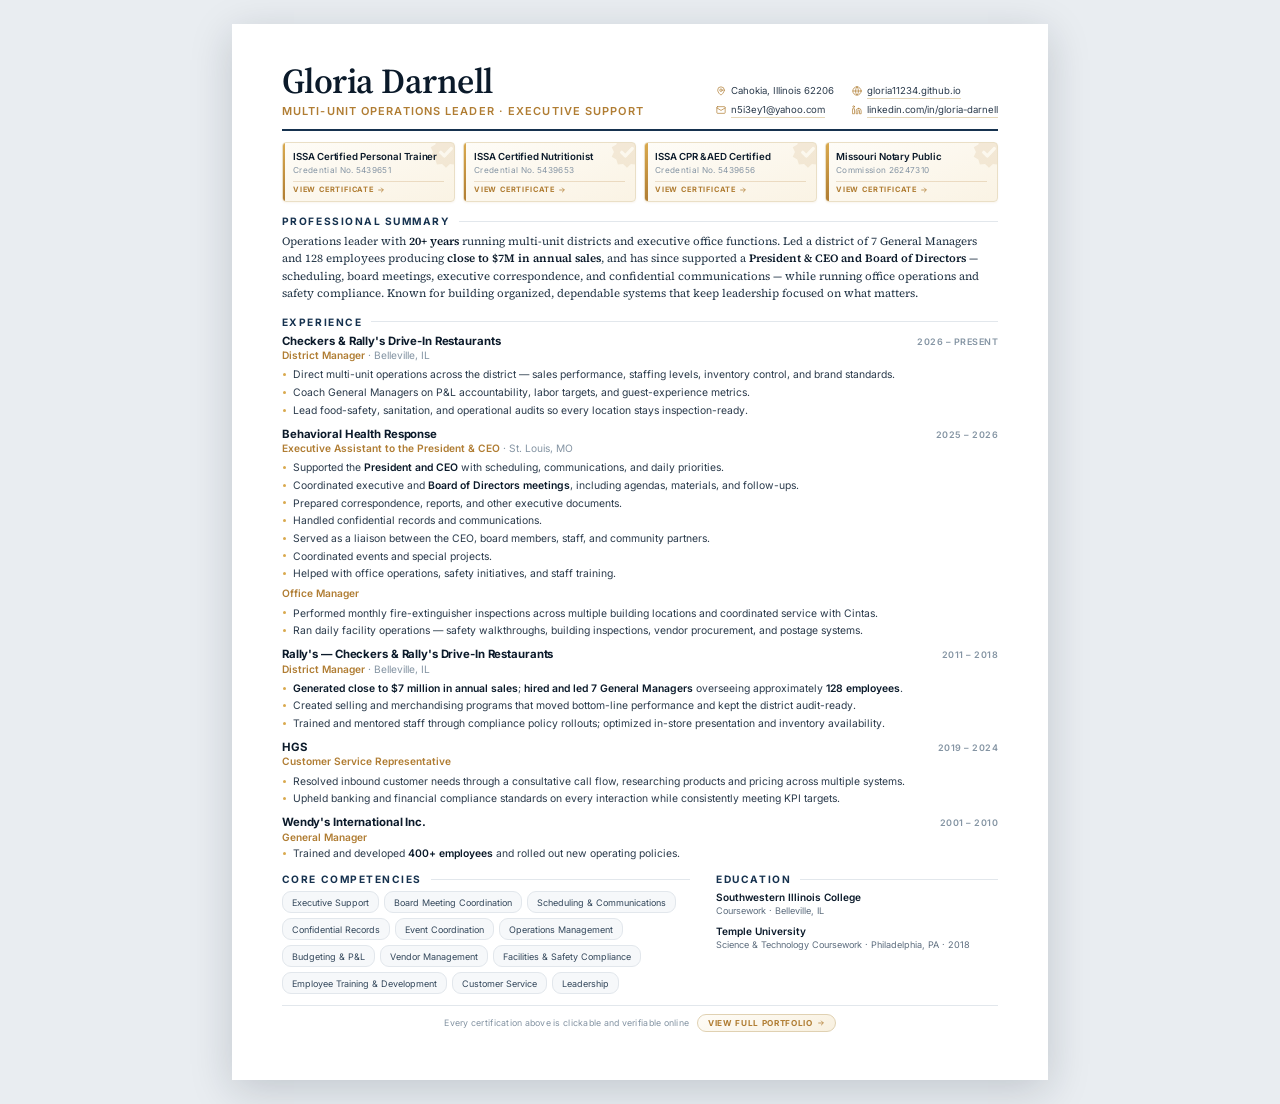
<file: resume.html>
<!doctype html>
<html lang="en">
<head>
<meta charset="utf-8">
<meta name="viewport" content="width=device-width, initial-scale=1">
<title>Gloria Darnell — Resume</title>
<meta name="description" content="Gloria Darnell — multi-unit operations leader and executive support professional. District Manager, Checkers &amp; Rally's.">
<link rel="preconnect" href="https://fonts.googleapis.com">
<link rel="preconnect" href="https://fonts.gstatic.com" crossorigin>
<link href="https://fonts.googleapis.com/css2?family=Inter:wght@400;500;600;700&family=Source+Serif+4:opsz,wght@8..60,400;8..60,600&display=swap" rel="stylesheet">
<link rel="stylesheet" href="assets/css/tokens.css">
<link rel="stylesheet" href="assets/css/resume.css">
</head>
<body>
<main class="sheet">

  <header class="r-head">
    <div>
      <h1 class="r-name">Gloria Darnell</h1>
      <p class="r-title">Multi-Unit Operations Leader &middot; Executive Support</p>
    </div>
    <div class="r-contact">
      <span class="row">
        <svg viewBox="0 0 24 24"><path d="M20 10c0 6-8 12-8 12S4 16 4 10a8 8 0 0 1 16 0Z"/><circle cx="12" cy="10" r="3"/></svg>
        <span>Cahokia, Illinois 62206</span>
      </span>
      <!--PHONE: the private build inserts the phone row here; the public copy never contains it-->
      <a class="row" href="mailto:n5i3ey1@yahoo.com">
        <svg viewBox="0 0 24 24"><rect x="2" y="4" width="20" height="16" rx="2"/><path d="m2 7 10 6 10-6"/></svg>
        <span>n5i3ey1@yahoo.com</span>
      </a>
      <a class="row" href="https://gloria11234.github.io/">
        <svg viewBox="0 0 24 24"><circle cx="12" cy="12" r="10"/><path d="M2 12h20M12 2a15.3 15.3 0 0 1 0 20 15.3 15.3 0 0 1 0-20Z"/></svg>
        <span>gloria11234.github.io</span>
      </a>
      <a class="row" href="https://www.linkedin.com/in/gloria-darnell-308390412/">
        <svg viewBox="0 0 24 24"><path d="M16 8a6 6 0 0 1 6 6v7h-4v-7a2 2 0 0 0-4 0v7h-4v-7a6 6 0 0 1 6-6Z"/><rect x="2" y="9" width="4" height="12"/><circle cx="4" cy="4" r="2"/></svg>
        <span>linkedin.com/in/gloria-darnell</span>
      </a>
    </div>
  </header>

  <!-- Each credential links straight to its verifiable certificate online -->
  <nav class="creds" aria-label="Verified certifications">
    <a class="cred" href="https://gloria11234.github.io/certificates/issa-certified-personal-trainer.html">
      <svg class="seal" viewBox="0 0 24 24" aria-hidden="true"><path fill="currentColor" d="M12 1.5 14.6 4l3.5-.4 1 3.4 3.1 1.8-1.5 3.2 1.5 3.2-3.1 1.8-1 3.4-3.5-.4L12 22.5 9.4 20l-3.5.4-1-3.4-3.1-1.8L3.3 12 1.8 8.8l3.1-1.8 1-3.4L9.4 4 12 1.5Z"/><path d="m8.5 12.2 2.4 2.4 4.6-4.9" stroke="#fff" stroke-width="2.2" fill="none" stroke-linecap="round" stroke-linejoin="round"/></svg>
      <b>ISSA Certified Personal Trainer</b>
      <span class="no">Credential No. 5439651</span>
      <span class="cta">View certificate <svg viewBox="0 0 24 24"><path d="M5 12h13M13 6l6 6-6 6"/></svg></span>
    </a>
    <a class="cred" href="https://gloria11234.github.io/certificates/issa-nutritionist.html">
      <svg class="seal" viewBox="0 0 24 24" aria-hidden="true"><path fill="currentColor" d="M12 1.5 14.6 4l3.5-.4 1 3.4 3.1 1.8-1.5 3.2 1.5 3.2-3.1 1.8-1 3.4-3.5-.4L12 22.5 9.4 20l-3.5.4-1-3.4-3.1-1.8L3.3 12 1.8 8.8l3.1-1.8 1-3.4L9.4 4 12 1.5Z"/><path d="m8.5 12.2 2.4 2.4 4.6-4.9" stroke="#fff" stroke-width="2.2" fill="none" stroke-linecap="round" stroke-linejoin="round"/></svg>
      <b>ISSA Certified Nutritionist</b>
      <span class="no">Credential No. 5439653</span>
      <span class="cta">View certificate <svg viewBox="0 0 24 24"><path d="M5 12h13M13 6l6 6-6 6"/></svg></span>
    </a>
    <a class="cred" href="https://gloria11234.github.io/certificates/issa-cpr-aed.html">
      <svg class="seal" viewBox="0 0 24 24" aria-hidden="true"><path fill="currentColor" d="M12 1.5 14.6 4l3.5-.4 1 3.4 3.1 1.8-1.5 3.2 1.5 3.2-3.1 1.8-1 3.4-3.5-.4L12 22.5 9.4 20l-3.5.4-1-3.4-3.1-1.8L3.3 12 1.8 8.8l3.1-1.8 1-3.4L9.4 4 12 1.5Z"/><path d="m8.5 12.2 2.4 2.4 4.6-4.9" stroke="#fff" stroke-width="2.2" fill="none" stroke-linecap="round" stroke-linejoin="round"/></svg>
      <b>ISSA CPR &amp; AED Certified</b>
      <span class="no">Credential No. 5439656</span>
      <span class="cta">View certificate <svg viewBox="0 0 24 24"><path d="M5 12h13M13 6l6 6-6 6"/></svg></span>
    </a>
    <a class="cred" href="https://gloria11234.github.io/certificates/missouri-notary-public.html">
      <svg class="seal" viewBox="0 0 24 24" aria-hidden="true"><path fill="currentColor" d="M12 1.5 14.6 4l3.5-.4 1 3.4 3.1 1.8-1.5 3.2 1.5 3.2-3.1 1.8-1 3.4-3.5-.4L12 22.5 9.4 20l-3.5.4-1-3.4-3.1-1.8L3.3 12 1.8 8.8l3.1-1.8 1-3.4L9.4 4 12 1.5Z"/><path d="m8.5 12.2 2.4 2.4 4.6-4.9" stroke="#fff" stroke-width="2.2" fill="none" stroke-linecap="round" stroke-linejoin="round"/></svg>
      <b>Missouri Notary Public</b>
      <span class="no">Commission 26247310</span>
      <span class="cta">View certificate <svg viewBox="0 0 24 24"><path d="M5 12h13M13 6l6 6-6 6"/></svg></span>
    </a>
  </nav>

  <section class="sec">
    <div class="sec-h"><h2>Professional Summary</h2></div>
    <p class="summary">
      Operations leader with <b>20+ years</b> running multi-unit districts and executive office functions. Led a district of
      7 General Managers and 128 employees producing <b>close to $7M in annual sales</b>, and has since supported a
      <b>President &amp; CEO and Board of Directors</b> &mdash; scheduling, board meetings, executive correspondence, and
      confidential communications &mdash; while running office operations and safety compliance. Known for building
      organized, dependable systems that keep leadership focused on what matters.
    </p>
  </section>

  <section class="sec">
    <div class="sec-h"><h2>Experience</h2></div>

    <article class="job">
      <div class="job-top">
        <h3 class="job-org">Checkers &amp; Rally's Drive-In Restaurants</h3>
        <span class="job-when">2026 &ndash; Present</span>
      </div>
      <p class="job-role">District Manager <span class="where">&middot; Belleville, IL</span></p>
      <ul>
        <li>Direct multi-unit operations across the district &mdash; sales performance, staffing levels, inventory control, and brand standards.</li>
        <li>Coach General Managers on P&amp;L accountability, labor targets, and guest-experience metrics.</li>
        <li>Lead food-safety, sanitation, and operational audits so every location stays inspection-ready.</li>
      </ul>
    </article>

    <article class="job">
      <div class="job-top">
        <h3 class="job-org">Behavioral Health Response</h3>
        <span class="job-when">2025 &ndash; 2026</span>
      </div>
      <p class="job-role">Executive Assistant to the President &amp; CEO <span class="where">&middot; St. Louis, MO</span></p>
      <ul>
        <li>Supported the <b>President and CEO</b> with scheduling, communications, and daily priorities.</li>
        <li>Coordinated executive and <b>Board of Directors meetings</b>, including agendas, materials, and follow-ups.</li>
        <li>Prepared correspondence, reports, and other executive documents.</li>
        <li>Handled confidential records and communications.</li>
        <li>Served as a liaison between the CEO, board members, staff, and community partners.</li>
        <li>Coordinated events and special projects.</li>
        <li>Helped with office operations, safety initiatives, and staff training.</li>
      </ul>
      <p class="job-role job-role--sub">Office Manager</p>
      <ul>
        <li>Performed monthly fire-extinguisher inspections across multiple building locations and coordinated service with Cintas.</li>
        <li>Ran daily facility operations &mdash; safety walkthroughs, building inspections, vendor procurement, and postage systems.</li>
      </ul>
    </article>

    <article class="job">
      <div class="job-top">
        <h3 class="job-org">Rally's &mdash; Checkers &amp; Rally's Drive-In Restaurants</h3>
        <span class="job-when">2011 &ndash; 2018</span>
      </div>
      <p class="job-role">District Manager <span class="where">&middot; Belleville, IL</span></p>
      <ul>
        <li><b>Generated close to $7 million in annual sales</b>; <b>hired and led 7 General Managers</b> overseeing approximately <b>128 employees</b>.</li>
        <li>Created selling and merchandising programs that moved bottom-line performance and kept the district audit-ready.</li>
        <li>Trained and mentored staff through compliance policy rollouts; optimized in-store presentation and inventory availability.</li>
      </ul>
    </article>

    <article class="job">
      <div class="job-top">
        <h3 class="job-org">HGS</h3>
        <span class="job-when">2019 &ndash; 2024</span>
      </div>
      <p class="job-role">Customer Service Representative</p>
      <ul>
        <li>Resolved inbound customer needs through a consultative call flow, researching products and pricing across multiple systems.</li>
        <li>Upheld banking and financial compliance standards on every interaction while consistently meeting KPI targets.</li>
      </ul>
    </article>

    <article class="job job--brief">
      <div class="job-top">
        <h3 class="job-org">Wendy's International Inc.</h3>
        <span class="job-when">2001 &ndash; 2010</span>
      </div>
      <p class="job-role">General Manager</p>
      <ul>
        <li>Trained and developed <b>400+ employees</b> and rolled out new operating policies.</li>
      </ul>
    </article>
  </section>

  <div class="band">
    <section>
      <div class="sec-h"><h2>Core Competencies</h2></div>
      <div class="skills">
        <span>Executive Support</span><span>Board Meeting Coordination</span><span>Scheduling &amp; Communications</span>
        <span>Confidential Records</span><span>Event Coordination</span><span>Operations Management</span>
        <span>Budgeting &amp; P&amp;L</span><span>Vendor Management</span><span>Facilities &amp; Safety Compliance</span>
        <span>Employee Training &amp; Development</span><span>Customer Service</span><span>Leadership</span>
      </div>
    </section>

    <section>
      <div class="sec-h"><h2>Education</h2></div>
      <div class="edu">
        <b>Southwestern Illinois College</b>
        <span>Coursework &middot; Belleville, IL</span>
      </div>
      <div class="edu">
        <b>Temple University</b>
        <span>Science &amp; Technology Coursework &middot; Philadelphia, PA &middot; 2018</span>
      </div>
    </section>
  </div>

  <p class="r-foot">
    <span>Every certification above is clickable and verifiable online</span>
    <a href="https://gloria11234.github.io/">
      View full portfolio
      <svg viewBox="0 0 24 24"><path d="M5 12h13M13 6l6 6-6 6"/></svg>
    </a>
  </p>

</main>
</body>
</html>
</file>
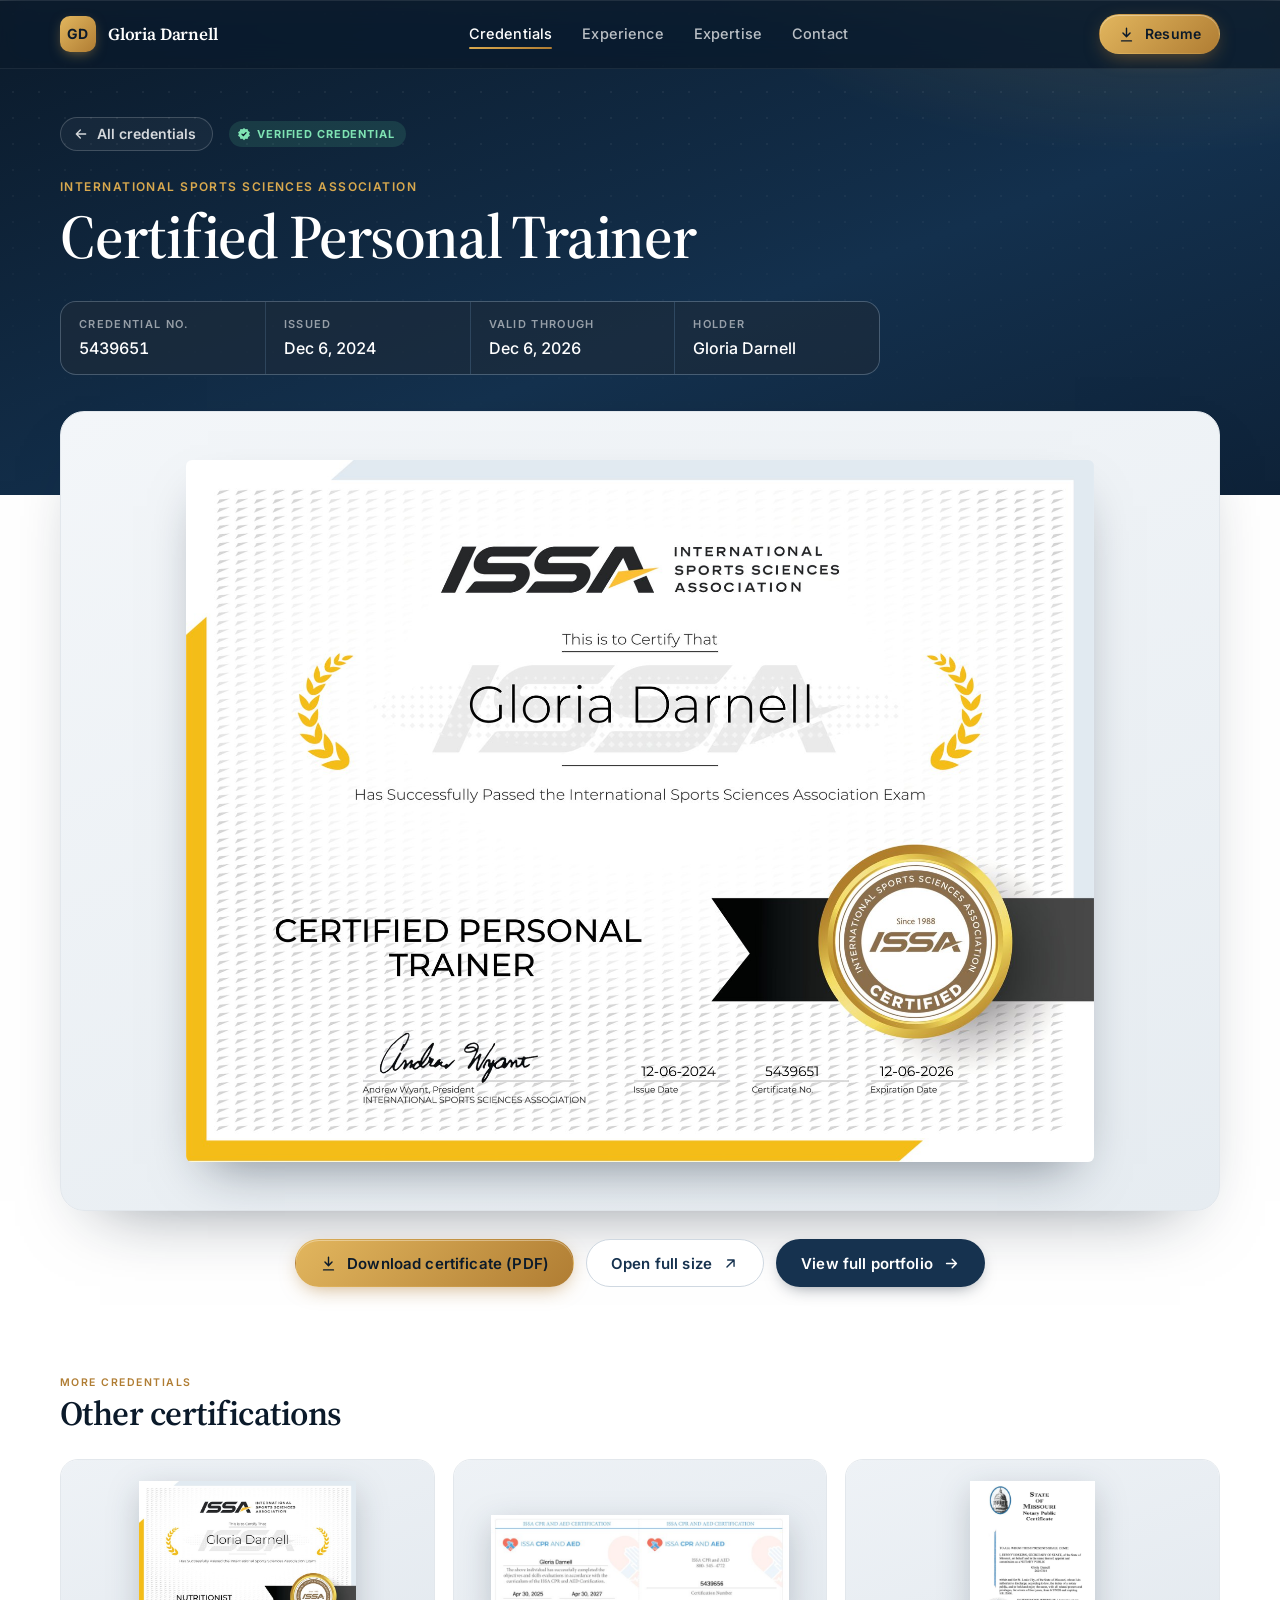
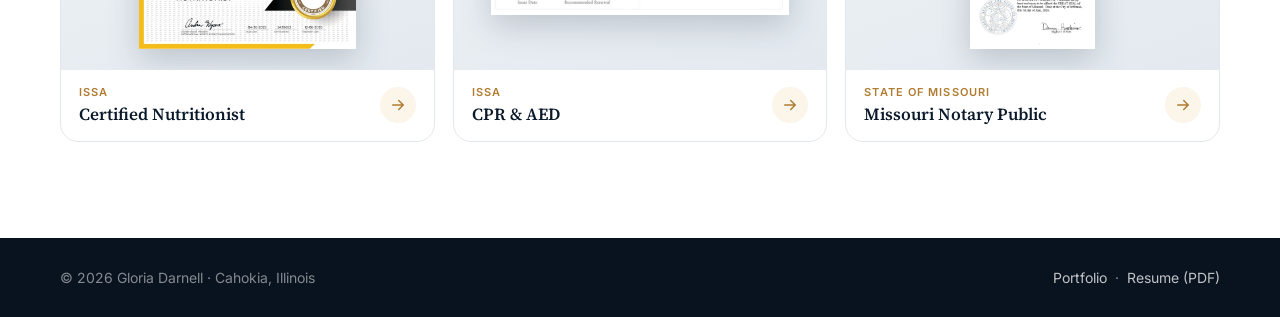
<file: certificates/issa-certified-personal-trainer.html>
<!doctype html>
<html lang="en">
<head>
<meta charset="utf-8">
<meta name="viewport" content="width=device-width, initial-scale=1">
<title>Certified Personal Trainer — Gloria Darnell</title>
<meta name="description" content="Certified Personal Trainer issued to Gloria Darnell by International Sports Sciences Association. View or download the original certificate.">
<meta name="theme-color" content="#0B1A2A">
<link rel="canonical" href="https://gloria11234.github.io/certificates/issa-certified-personal-trainer.html">
<meta property="og:type" content="website">
<meta property="og:title" content="Certified Personal Trainer — Gloria Darnell">
<meta property="og:description" content="Issued by International Sports Sciences Association. View the original certificate.">
<meta property="og:url" content="https://gloria11234.github.io/certificates/issa-certified-personal-trainer.html">
<meta property="og:image" content="https://gloria11234.github.io/assets/certificates/issa-certified-personal-trainer.jpg">
<meta name="twitter:card" content="summary_large_image">
<link rel="icon" href="data:image/svg+xml,%3Csvg xmlns='http://www.w3.org/2000/svg' viewBox='0 0 64 64'%3E%3Cdefs%3E%3ClinearGradient id='g' x1='0' y1='0' x2='1' y2='1'%3E%3Cstop offset='0' stop-color='%23E2B65E'/%3E%3Cstop offset='1' stop-color='%23B07D33'/%3E%3C/linearGradient%3E%3C/defs%3E%3Crect width='64' height='64' rx='16' fill='url(%23g)'/%3E%3Ctext x='32' y='42' text-anchor='middle' font-family='Arial,sans-serif' font-weight='700' font-size='26' fill='%230B1A2A'%3EGD%3C/text%3E%3C/svg%3E">
<link rel="preconnect" href="https://fonts.googleapis.com">
<link rel="preconnect" href="https://fonts.gstatic.com" crossorigin>
<link href="https://fonts.googleapis.com/css2?family=Inter:wght@400;500;600;700&family=Source+Serif+4:ital,opsz,wght@0,8..60,400;0,8..60,600;1,8..60,400&display=swap" rel="stylesheet">
<link rel="stylesheet" href="../assets/css/tokens.css">
<link rel="stylesheet" href="../assets/css/site.css">
</head>
<body>

<header class="nav">
  <div class="wrap nav-inner">
    <a class="brand" href="../index.html" aria-label="Gloria Darnell — portfolio home">
      <span class="brand-mark">GD</span>
      <span class="brand-name">Gloria Darnell</span>
    </a>
    <nav class="nav-links" aria-label="Site">
      <a href="../index.html#credentials" class="is-active">Credentials</a>
      <a href="../index.html#experience">Experience</a>
      <a href="../index.html#skills">Expertise</a>
      <a href="../index.html#contact">Contact</a>
    </nav>
    <a class="btn btn--gold btn--sm" href="../assets/Gloria-Darnell-Resume.pdf" download>
      <svg viewBox="0 0 24 24"><path d="M12 3v12M7 10l5 5 5-5M5 21h14"/></svg>
      Resume
    </a>
  </div>
</header>

<main>
  <section class="cert-hero">
    <div class="wrap">
      <div class="cert-hero-top">
        <a class="back-link" href="../index.html#credentials">
          <svg viewBox="0 0 24 24"><path d="M19 12H5M11 18l-6-6 6-6"/></svg>
          All credentials
        </a>
        <span class="verified verified--dark"><svg viewBox="0 0 24 24"><path fill="currentColor" d="M12 1.5 14.6 4l3.5-.4 1 3.4 3.1 1.8-1.5 3.2 1.5 3.2-3.1 1.8-1 3.4-3.5-.4L12 22.5 9.4 20l-3.5.4-1-3.4-3.1-1.8L3.3 12 1.8 8.8l3.1-1.8 1-3.4L9.4 4 12 1.5Z"/><path d="m8.5 12.2 2.4 2.4 4.6-4.9" stroke="#0B1A2A" stroke-width="2.2" fill="none" stroke-linecap="round" stroke-linejoin="round"/></svg>Verified credential</span>
      </div>
      <span class="eyebrow cert-issuer">International Sports Sciences Association</span>
      <h1>Certified Personal Trainer</h1>
      <dl class="facts">
          <div><dt>Credential no.</dt><dd>5439651</dd></div>
          <div><dt>Issued</dt><dd>Dec 6, 2024</dd></div>
          <div><dt>Valid through</dt><dd>Dec 6, 2026</dd></div>
          <div><dt>Holder</dt><dd>Gloria Darnell</dd></div>
      </dl>
    </div>
  </section>

  <div class="wrap cert-stage-wrap">
    <div class="cert-stage">
      <a href="../assets/certificates/issa-certified-personal-trainer.jpg" target="_blank" rel="noopener" aria-label="Open the full-size certificate image in a new tab">
        <img src="../assets/certificates/issa-certified-personal-trainer.jpg" width="1800" height="1391"
             alt="Certified Personal Trainer certificate issued to Gloria Darnell by International Sports Sciences Association">
      </a>
    </div>
    <div class="cert-actions">
      <a class="btn btn--gold" href="../assets/certificates/issa-certified-personal-trainer.pdf" download>
        <svg viewBox="0 0 24 24"><path d="M12 3v12M7 10l5 5 5-5M5 21h14"/></svg>
        Download certificate (PDF)
      </a>
      <a class="btn btn--ghost" href="../assets/certificates/issa-certified-personal-trainer.jpg" target="_blank" rel="noopener">
        Open full size
        <svg class="arrow" viewBox="0 0 24 24"><path d="M7 17 17 7M8 7h9v9"/></svg>
      </a>
      <a class="btn btn--navy" href="../index.html">
        View full portfolio
        <svg class="arrow" viewBox="0 0 24 24"><path d="M5 12h14M13 6l6 6-6 6"/></svg>
      </a>
    </div>
  </div>

  <section class="more">
    <div class="wrap">
      <span class="eyebrow">More credentials</span>
      <h2>Other certifications</h2>
      <div class="more-grid">
      <a class="mini-card" href="issa-nutritionist.html">
        <div class="mini-media"><img src="../assets/certificates/issa-nutritionist-thumb.jpg" alt="" loading="lazy"></div>
        <div class="mini-body">
          <div><small>ISSA</small><b>Certified Nutritionist</b></div>
          <span class="cert-cta-icon"><svg viewBox="0 0 24 24"><path d="M5 12h14M13 6l6 6-6 6"/></svg></span>
        </div>
      </a>
      <a class="mini-card" href="issa-cpr-aed.html">
        <div class="mini-media"><img src="../assets/certificates/issa-cpr-aed-thumb.jpg" alt="" loading="lazy"></div>
        <div class="mini-body">
          <div><small>ISSA</small><b>CPR &amp; AED</b></div>
          <span class="cert-cta-icon"><svg viewBox="0 0 24 24"><path d="M5 12h14M13 6l6 6-6 6"/></svg></span>
        </div>
      </a>
      <a class="mini-card" href="missouri-notary-public.html">
        <div class="mini-media"><img src="../assets/certificates/missouri-notary-public-thumb.jpg" alt="" loading="lazy"></div>
        <div class="mini-body">
          <div><small>State of Missouri</small><b>Missouri Notary Public</b></div>
          <span class="cert-cta-icon"><svg viewBox="0 0 24 24"><path d="M5 12h14M13 6l6 6-6 6"/></svg></span>
        </div>
      </a>
      </div>
    </div>
  </section>
</main>

<footer class="footer">
  <div class="wrap">
    <span>&copy; 2026 Gloria Darnell &middot; Cahokia, Illinois</span>
    <span><a href="../index.html">Portfolio</a> &nbsp;&middot;&nbsp; <a href="../assets/Gloria-Darnell-Resume.pdf" download>Resume (PDF)</a></span>
  </div>
</footer>

</body>
</html>
</file>
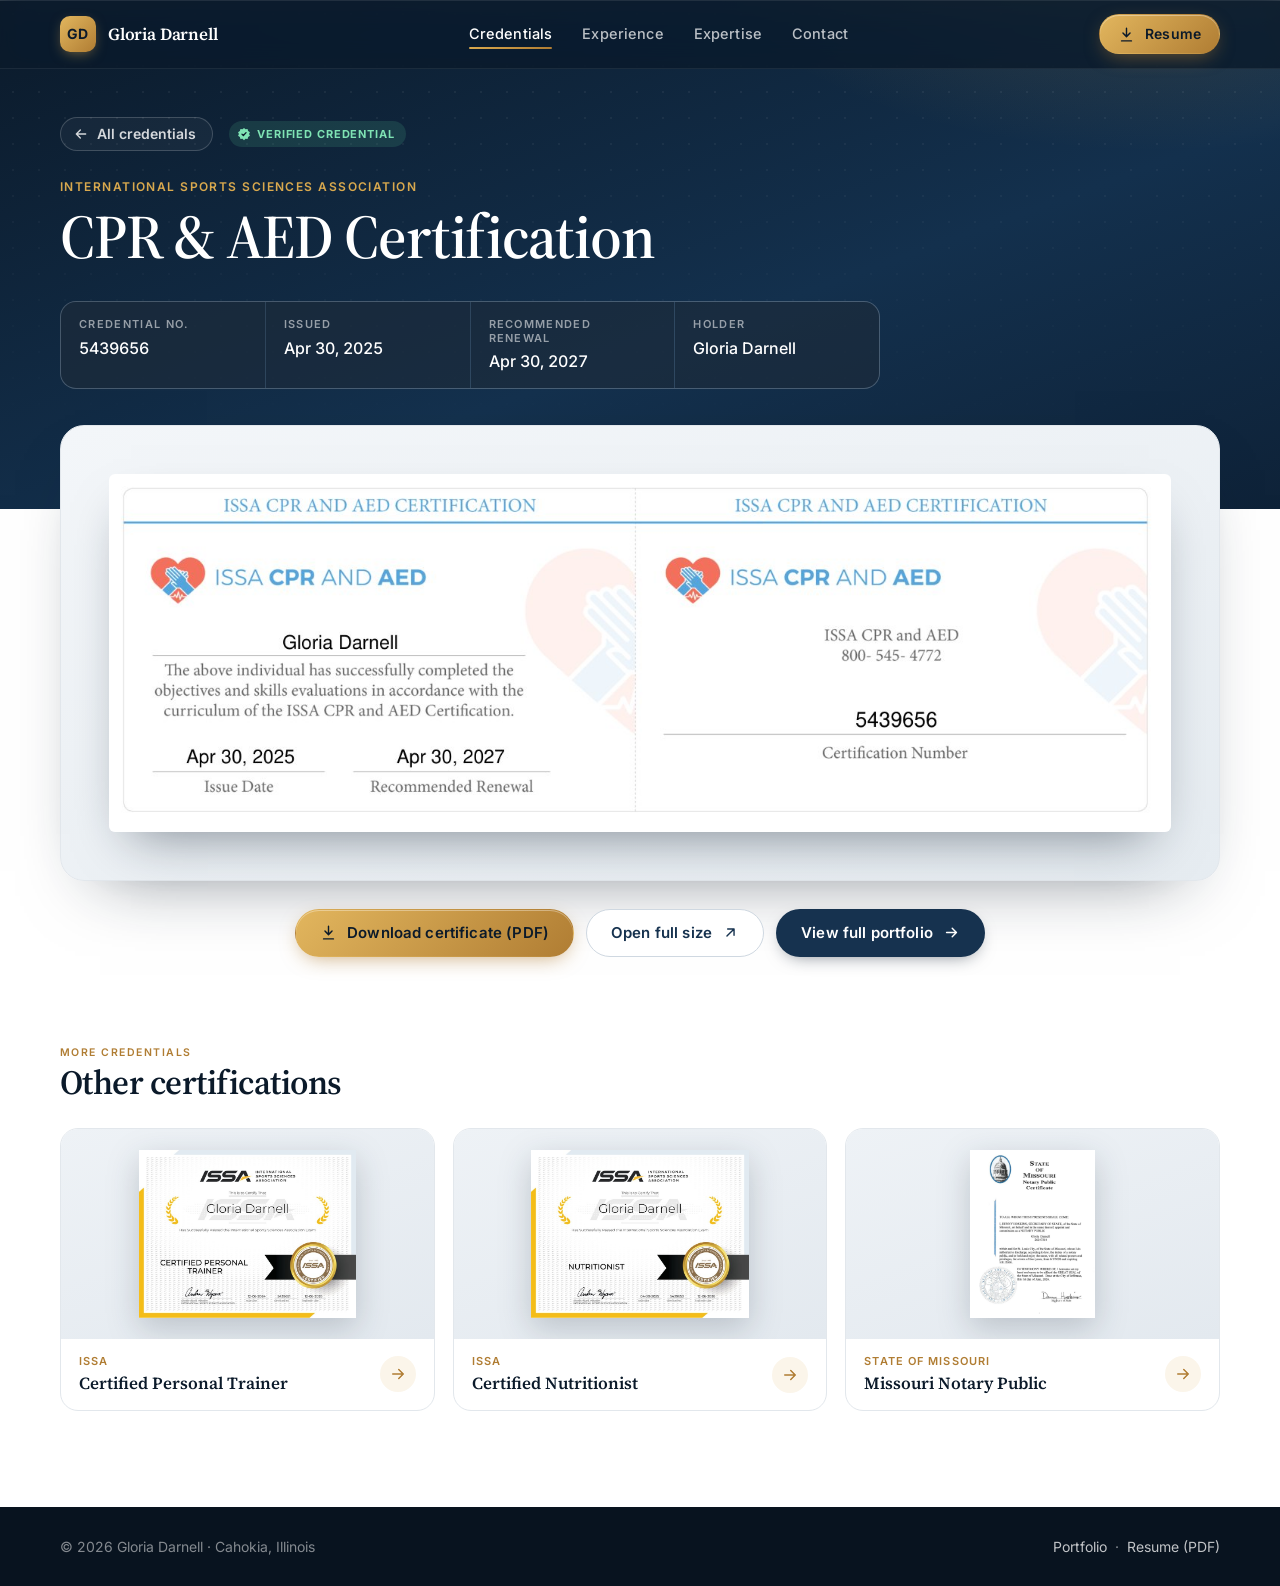
<file: certificates/issa-cpr-aed.html>
<!doctype html>
<html lang="en">
<head>
<meta charset="utf-8">
<meta name="viewport" content="width=device-width, initial-scale=1">
<title>CPR &amp; AED Certification — Gloria Darnell</title>
<meta name="description" content="CPR &amp; AED Certification issued to Gloria Darnell by International Sports Sciences Association. View or download the original certificate.">
<meta name="theme-color" content="#0B1A2A">
<link rel="canonical" href="https://gloria11234.github.io/certificates/issa-cpr-aed.html">
<meta property="og:type" content="website">
<meta property="og:title" content="CPR &amp; AED Certification — Gloria Darnell">
<meta property="og:description" content="Issued by International Sports Sciences Association. View the original certificate.">
<meta property="og:url" content="https://gloria11234.github.io/certificates/issa-cpr-aed.html">
<meta property="og:image" content="https://gloria11234.github.io/assets/certificates/issa-cpr-aed.jpg">
<meta name="twitter:card" content="summary_large_image">
<link rel="icon" href="data:image/svg+xml,%3Csvg xmlns='http://www.w3.org/2000/svg' viewBox='0 0 64 64'%3E%3Cdefs%3E%3ClinearGradient id='g' x1='0' y1='0' x2='1' y2='1'%3E%3Cstop offset='0' stop-color='%23E2B65E'/%3E%3Cstop offset='1' stop-color='%23B07D33'/%3E%3C/linearGradient%3E%3C/defs%3E%3Crect width='64' height='64' rx='16' fill='url(%23g)'/%3E%3Ctext x='32' y='42' text-anchor='middle' font-family='Arial,sans-serif' font-weight='700' font-size='26' fill='%230B1A2A'%3EGD%3C/text%3E%3C/svg%3E">
<link rel="preconnect" href="https://fonts.googleapis.com">
<link rel="preconnect" href="https://fonts.gstatic.com" crossorigin>
<link href="https://fonts.googleapis.com/css2?family=Inter:wght@400;500;600;700&family=Source+Serif+4:ital,opsz,wght@0,8..60,400;0,8..60,600;1,8..60,400&display=swap" rel="stylesheet">
<link rel="stylesheet" href="../assets/css/tokens.css">
<link rel="stylesheet" href="../assets/css/site.css">
</head>
<body>

<header class="nav">
  <div class="wrap nav-inner">
    <a class="brand" href="../index.html" aria-label="Gloria Darnell — portfolio home">
      <span class="brand-mark">GD</span>
      <span class="brand-name">Gloria Darnell</span>
    </a>
    <nav class="nav-links" aria-label="Site">
      <a href="../index.html#credentials" class="is-active">Credentials</a>
      <a href="../index.html#experience">Experience</a>
      <a href="../index.html#skills">Expertise</a>
      <a href="../index.html#contact">Contact</a>
    </nav>
    <a class="btn btn--gold btn--sm" href="../assets/Gloria-Darnell-Resume.pdf" download>
      <svg viewBox="0 0 24 24"><path d="M12 3v12M7 10l5 5 5-5M5 21h14"/></svg>
      Resume
    </a>
  </div>
</header>

<main>
  <section class="cert-hero">
    <div class="wrap">
      <div class="cert-hero-top">
        <a class="back-link" href="../index.html#credentials">
          <svg viewBox="0 0 24 24"><path d="M19 12H5M11 18l-6-6 6-6"/></svg>
          All credentials
        </a>
        <span class="verified verified--dark"><svg viewBox="0 0 24 24"><path fill="currentColor" d="M12 1.5 14.6 4l3.5-.4 1 3.4 3.1 1.8-1.5 3.2 1.5 3.2-3.1 1.8-1 3.4-3.5-.4L12 22.5 9.4 20l-3.5.4-1-3.4-3.1-1.8L3.3 12 1.8 8.8l3.1-1.8 1-3.4L9.4 4 12 1.5Z"/><path d="m8.5 12.2 2.4 2.4 4.6-4.9" stroke="#0B1A2A" stroke-width="2.2" fill="none" stroke-linecap="round" stroke-linejoin="round"/></svg>Verified credential</span>
      </div>
      <span class="eyebrow cert-issuer">International Sports Sciences Association</span>
      <h1>CPR &amp; AED Certification</h1>
      <dl class="facts">
          <div><dt>Credential no.</dt><dd>5439656</dd></div>
          <div><dt>Issued</dt><dd>Apr 30, 2025</dd></div>
          <div><dt>Recommended renewal</dt><dd>Apr 30, 2027</dd></div>
          <div><dt>Holder</dt><dd>Gloria Darnell</dd></div>
      </dl>
    </div>
  </section>

  <div class="wrap cert-stage-wrap">
    <div class="cert-stage">
      <a href="../assets/certificates/issa-cpr-aed.jpg" target="_blank" rel="noopener" aria-label="Open the full-size certificate image in a new tab">
        <img src="../assets/certificates/issa-cpr-aed.jpg" width="1403" height="473"
             alt="CPR &amp; AED Certification certificate issued to Gloria Darnell by International Sports Sciences Association">
      </a>
    </div>
    <div class="cert-actions">
      <a class="btn btn--gold" href="../assets/certificates/issa-cpr-aed.pdf" download>
        <svg viewBox="0 0 24 24"><path d="M12 3v12M7 10l5 5 5-5M5 21h14"/></svg>
        Download certificate (PDF)
      </a>
      <a class="btn btn--ghost" href="../assets/certificates/issa-cpr-aed.jpg" target="_blank" rel="noopener">
        Open full size
        <svg class="arrow" viewBox="0 0 24 24"><path d="M7 17 17 7M8 7h9v9"/></svg>
      </a>
      <a class="btn btn--navy" href="../index.html">
        View full portfolio
        <svg class="arrow" viewBox="0 0 24 24"><path d="M5 12h14M13 6l6 6-6 6"/></svg>
      </a>
    </div>
  </div>

  <section class="more">
    <div class="wrap">
      <span class="eyebrow">More credentials</span>
      <h2>Other certifications</h2>
      <div class="more-grid">
      <a class="mini-card" href="issa-certified-personal-trainer.html">
        <div class="mini-media"><img src="../assets/certificates/issa-certified-personal-trainer-thumb.jpg" alt="" loading="lazy"></div>
        <div class="mini-body">
          <div><small>ISSA</small><b>Certified Personal Trainer</b></div>
          <span class="cert-cta-icon"><svg viewBox="0 0 24 24"><path d="M5 12h14M13 6l6 6-6 6"/></svg></span>
        </div>
      </a>
      <a class="mini-card" href="issa-nutritionist.html">
        <div class="mini-media"><img src="../assets/certificates/issa-nutritionist-thumb.jpg" alt="" loading="lazy"></div>
        <div class="mini-body">
          <div><small>ISSA</small><b>Certified Nutritionist</b></div>
          <span class="cert-cta-icon"><svg viewBox="0 0 24 24"><path d="M5 12h14M13 6l6 6-6 6"/></svg></span>
        </div>
      </a>
      <a class="mini-card" href="missouri-notary-public.html">
        <div class="mini-media"><img src="../assets/certificates/missouri-notary-public-thumb.jpg" alt="" loading="lazy"></div>
        <div class="mini-body">
          <div><small>State of Missouri</small><b>Missouri Notary Public</b></div>
          <span class="cert-cta-icon"><svg viewBox="0 0 24 24"><path d="M5 12h14M13 6l6 6-6 6"/></svg></span>
        </div>
      </a>
      </div>
    </div>
  </section>
</main>

<footer class="footer">
  <div class="wrap">
    <span>&copy; 2026 Gloria Darnell &middot; Cahokia, Illinois</span>
    <span><a href="../index.html">Portfolio</a> &nbsp;&middot;&nbsp; <a href="../assets/Gloria-Darnell-Resume.pdf" download>Resume (PDF)</a></span>
  </div>
</footer>

</body>
</html>
</file>
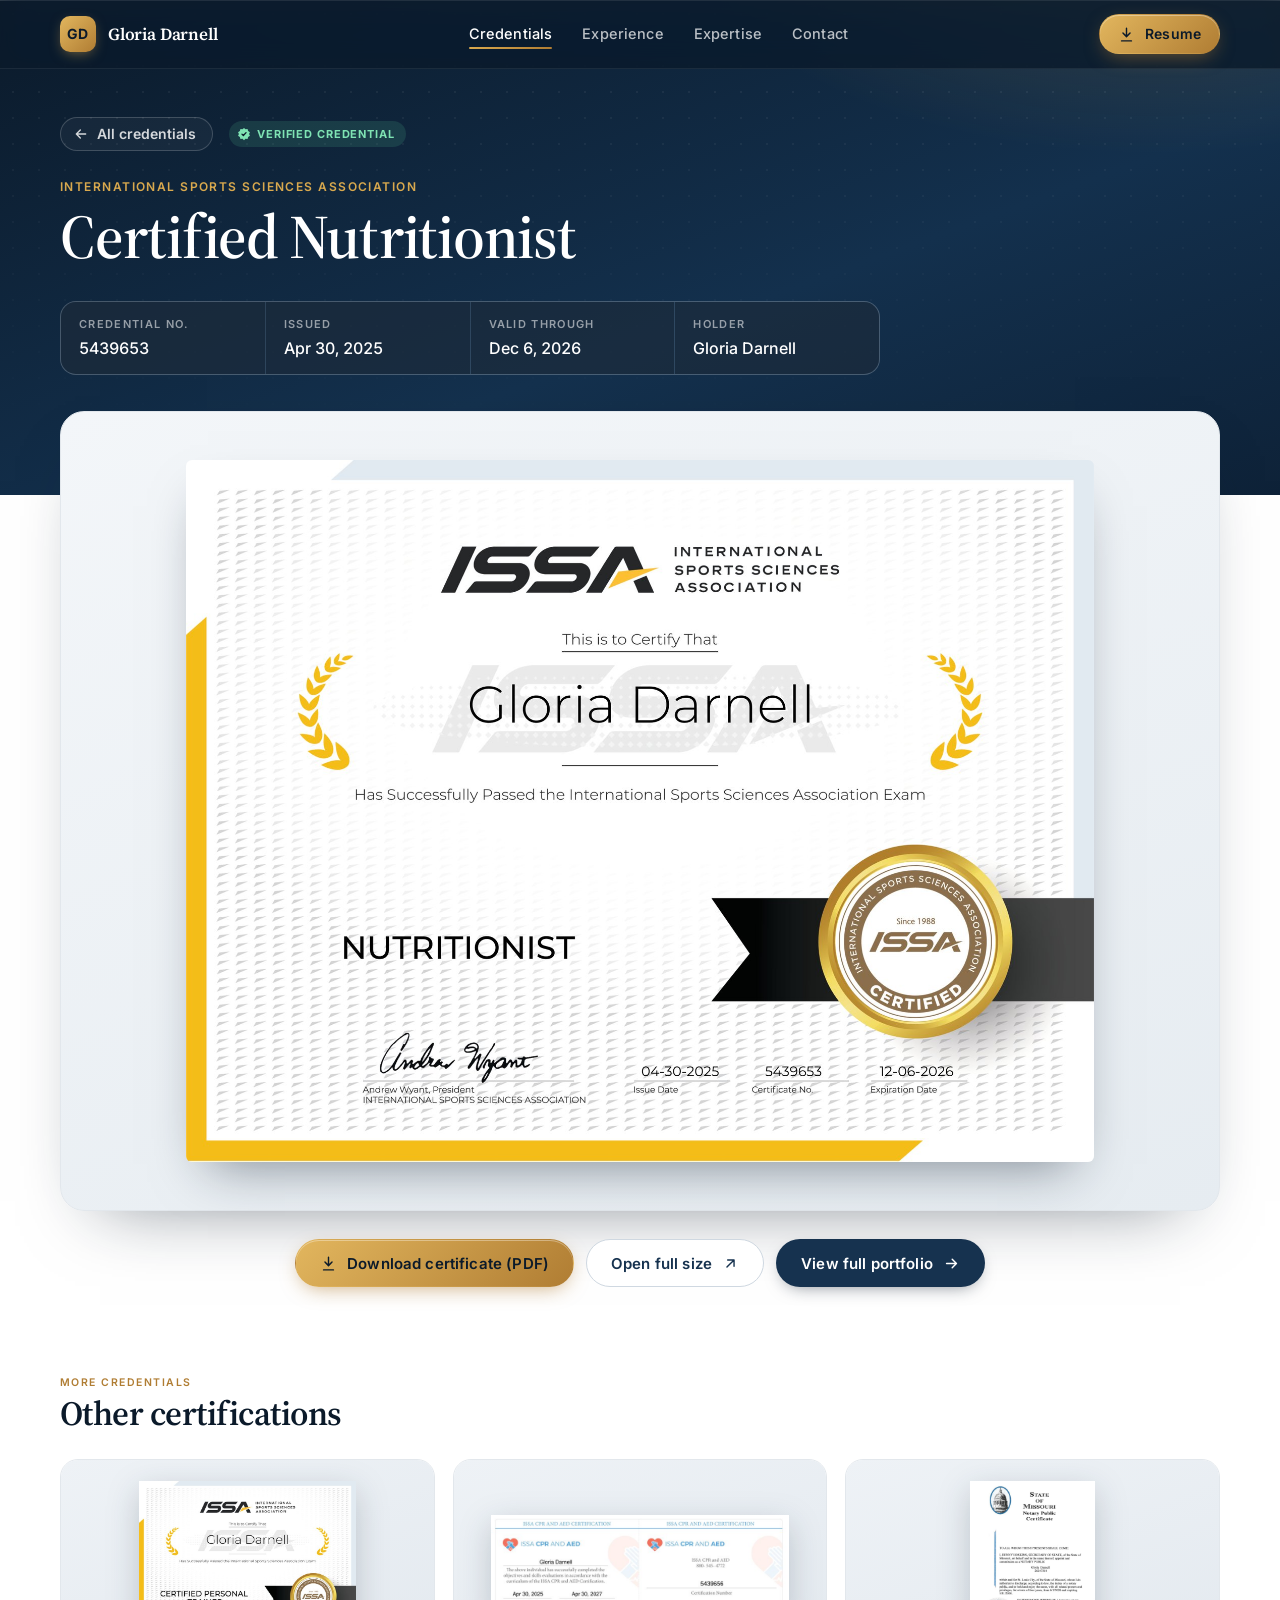
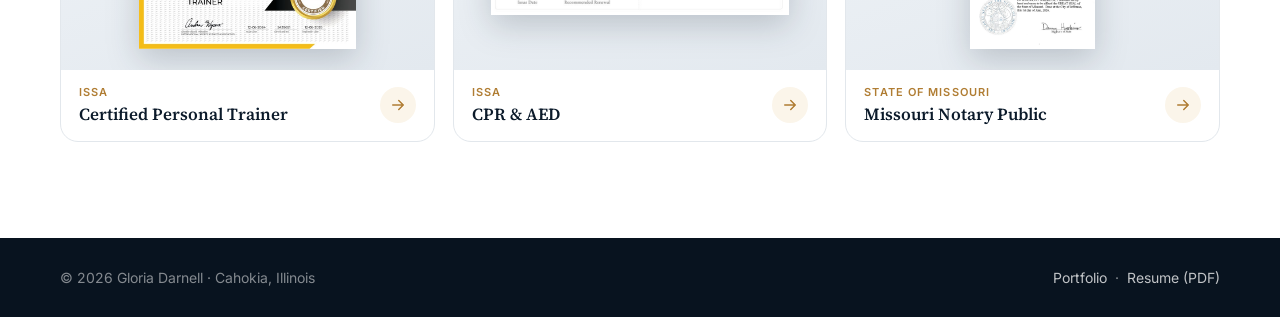
<file: certificates/issa-nutritionist.html>
<!doctype html>
<html lang="en">
<head>
<meta charset="utf-8">
<meta name="viewport" content="width=device-width, initial-scale=1">
<title>Certified Nutritionist — Gloria Darnell</title>
<meta name="description" content="Certified Nutritionist issued to Gloria Darnell by International Sports Sciences Association. View or download the original certificate.">
<meta name="theme-color" content="#0B1A2A">
<link rel="canonical" href="https://gloria11234.github.io/certificates/issa-nutritionist.html">
<meta property="og:type" content="website">
<meta property="og:title" content="Certified Nutritionist — Gloria Darnell">
<meta property="og:description" content="Issued by International Sports Sciences Association. View the original certificate.">
<meta property="og:url" content="https://gloria11234.github.io/certificates/issa-nutritionist.html">
<meta property="og:image" content="https://gloria11234.github.io/assets/certificates/issa-nutritionist.jpg">
<meta name="twitter:card" content="summary_large_image">
<link rel="icon" href="data:image/svg+xml,%3Csvg xmlns='http://www.w3.org/2000/svg' viewBox='0 0 64 64'%3E%3Cdefs%3E%3ClinearGradient id='g' x1='0' y1='0' x2='1' y2='1'%3E%3Cstop offset='0' stop-color='%23E2B65E'/%3E%3Cstop offset='1' stop-color='%23B07D33'/%3E%3C/linearGradient%3E%3C/defs%3E%3Crect width='64' height='64' rx='16' fill='url(%23g)'/%3E%3Ctext x='32' y='42' text-anchor='middle' font-family='Arial,sans-serif' font-weight='700' font-size='26' fill='%230B1A2A'%3EGD%3C/text%3E%3C/svg%3E">
<link rel="preconnect" href="https://fonts.googleapis.com">
<link rel="preconnect" href="https://fonts.gstatic.com" crossorigin>
<link href="https://fonts.googleapis.com/css2?family=Inter:wght@400;500;600;700&family=Source+Serif+4:ital,opsz,wght@0,8..60,400;0,8..60,600;1,8..60,400&display=swap" rel="stylesheet">
<link rel="stylesheet" href="../assets/css/tokens.css">
<link rel="stylesheet" href="../assets/css/site.css">
</head>
<body>

<header class="nav">
  <div class="wrap nav-inner">
    <a class="brand" href="../index.html" aria-label="Gloria Darnell — portfolio home">
      <span class="brand-mark">GD</span>
      <span class="brand-name">Gloria Darnell</span>
    </a>
    <nav class="nav-links" aria-label="Site">
      <a href="../index.html#credentials" class="is-active">Credentials</a>
      <a href="../index.html#experience">Experience</a>
      <a href="../index.html#skills">Expertise</a>
      <a href="../index.html#contact">Contact</a>
    </nav>
    <a class="btn btn--gold btn--sm" href="../assets/Gloria-Darnell-Resume.pdf" download>
      <svg viewBox="0 0 24 24"><path d="M12 3v12M7 10l5 5 5-5M5 21h14"/></svg>
      Resume
    </a>
  </div>
</header>

<main>
  <section class="cert-hero">
    <div class="wrap">
      <div class="cert-hero-top">
        <a class="back-link" href="../index.html#credentials">
          <svg viewBox="0 0 24 24"><path d="M19 12H5M11 18l-6-6 6-6"/></svg>
          All credentials
        </a>
        <span class="verified verified--dark"><svg viewBox="0 0 24 24"><path fill="currentColor" d="M12 1.5 14.6 4l3.5-.4 1 3.4 3.1 1.8-1.5 3.2 1.5 3.2-3.1 1.8-1 3.4-3.5-.4L12 22.5 9.4 20l-3.5.4-1-3.4-3.1-1.8L3.3 12 1.8 8.8l3.1-1.8 1-3.4L9.4 4 12 1.5Z"/><path d="m8.5 12.2 2.4 2.4 4.6-4.9" stroke="#0B1A2A" stroke-width="2.2" fill="none" stroke-linecap="round" stroke-linejoin="round"/></svg>Verified credential</span>
      </div>
      <span class="eyebrow cert-issuer">International Sports Sciences Association</span>
      <h1>Certified Nutritionist</h1>
      <dl class="facts">
          <div><dt>Credential no.</dt><dd>5439653</dd></div>
          <div><dt>Issued</dt><dd>Apr 30, 2025</dd></div>
          <div><dt>Valid through</dt><dd>Dec 6, 2026</dd></div>
          <div><dt>Holder</dt><dd>Gloria Darnell</dd></div>
      </dl>
    </div>
  </section>

  <div class="wrap cert-stage-wrap">
    <div class="cert-stage">
      <a href="../assets/certificates/issa-nutritionist.jpg" target="_blank" rel="noopener" aria-label="Open the full-size certificate image in a new tab">
        <img src="../assets/certificates/issa-nutritionist.jpg" width="1800" height="1391"
             alt="Certified Nutritionist certificate issued to Gloria Darnell by International Sports Sciences Association">
      </a>
    </div>
    <div class="cert-actions">
      <a class="btn btn--gold" href="../assets/certificates/issa-nutritionist.pdf" download>
        <svg viewBox="0 0 24 24"><path d="M12 3v12M7 10l5 5 5-5M5 21h14"/></svg>
        Download certificate (PDF)
      </a>
      <a class="btn btn--ghost" href="../assets/certificates/issa-nutritionist.jpg" target="_blank" rel="noopener">
        Open full size
        <svg class="arrow" viewBox="0 0 24 24"><path d="M7 17 17 7M8 7h9v9"/></svg>
      </a>
      <a class="btn btn--navy" href="../index.html">
        View full portfolio
        <svg class="arrow" viewBox="0 0 24 24"><path d="M5 12h14M13 6l6 6-6 6"/></svg>
      </a>
    </div>
  </div>

  <section class="more">
    <div class="wrap">
      <span class="eyebrow">More credentials</span>
      <h2>Other certifications</h2>
      <div class="more-grid">
      <a class="mini-card" href="issa-certified-personal-trainer.html">
        <div class="mini-media"><img src="../assets/certificates/issa-certified-personal-trainer-thumb.jpg" alt="" loading="lazy"></div>
        <div class="mini-body">
          <div><small>ISSA</small><b>Certified Personal Trainer</b></div>
          <span class="cert-cta-icon"><svg viewBox="0 0 24 24"><path d="M5 12h14M13 6l6 6-6 6"/></svg></span>
        </div>
      </a>
      <a class="mini-card" href="issa-cpr-aed.html">
        <div class="mini-media"><img src="../assets/certificates/issa-cpr-aed-thumb.jpg" alt="" loading="lazy"></div>
        <div class="mini-body">
          <div><small>ISSA</small><b>CPR &amp; AED</b></div>
          <span class="cert-cta-icon"><svg viewBox="0 0 24 24"><path d="M5 12h14M13 6l6 6-6 6"/></svg></span>
        </div>
      </a>
      <a class="mini-card" href="missouri-notary-public.html">
        <div class="mini-media"><img src="../assets/certificates/missouri-notary-public-thumb.jpg" alt="" loading="lazy"></div>
        <div class="mini-body">
          <div><small>State of Missouri</small><b>Missouri Notary Public</b></div>
          <span class="cert-cta-icon"><svg viewBox="0 0 24 24"><path d="M5 12h14M13 6l6 6-6 6"/></svg></span>
        </div>
      </a>
      </div>
    </div>
  </section>
</main>

<footer class="footer">
  <div class="wrap">
    <span>&copy; 2026 Gloria Darnell &middot; Cahokia, Illinois</span>
    <span><a href="../index.html">Portfolio</a> &nbsp;&middot;&nbsp; <a href="../assets/Gloria-Darnell-Resume.pdf" download>Resume (PDF)</a></span>
  </div>
</footer>

</body>
</html>
</file>
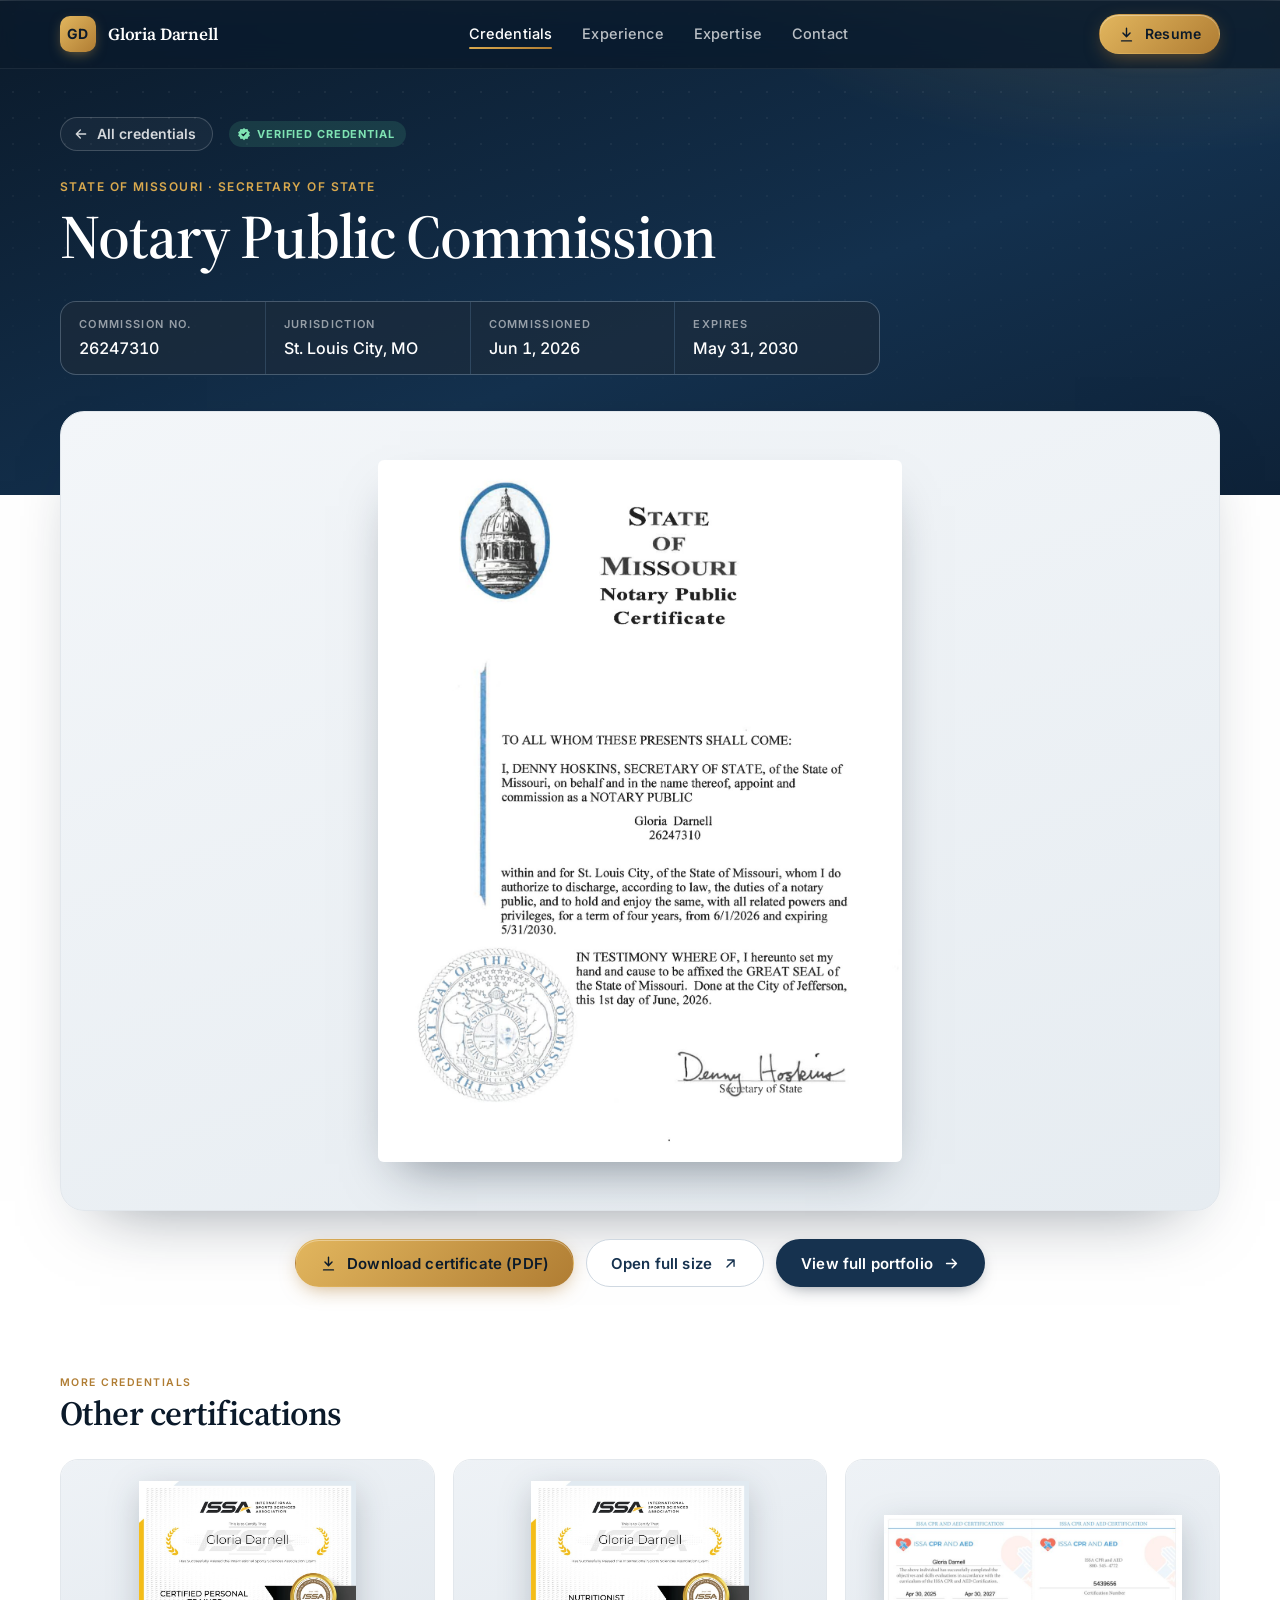
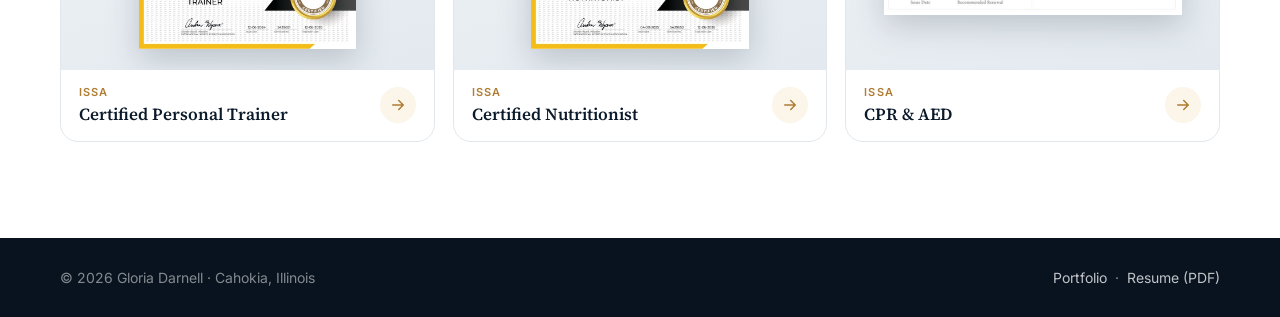
<file: certificates/missouri-notary-public.html>
<!doctype html>
<html lang="en">
<head>
<meta charset="utf-8">
<meta name="viewport" content="width=device-width, initial-scale=1">
<title>Notary Public Commission — Gloria Darnell</title>
<meta name="description" content="Notary Public Commission issued to Gloria Darnell by State of Missouri - Secretary of State. View or download the original certificate.">
<meta name="theme-color" content="#0B1A2A">
<link rel="canonical" href="https://gloria11234.github.io/certificates/missouri-notary-public.html">
<meta property="og:type" content="website">
<meta property="og:title" content="Notary Public Commission — Gloria Darnell">
<meta property="og:description" content="Issued by State of Missouri - Secretary of State. View the original certificate.">
<meta property="og:url" content="https://gloria11234.github.io/certificates/missouri-notary-public.html">
<meta property="og:image" content="https://gloria11234.github.io/assets/certificates/missouri-notary-public.jpg">
<meta name="twitter:card" content="summary_large_image">
<link rel="icon" href="data:image/svg+xml,%3Csvg xmlns='http://www.w3.org/2000/svg' viewBox='0 0 64 64'%3E%3Cdefs%3E%3ClinearGradient id='g' x1='0' y1='0' x2='1' y2='1'%3E%3Cstop offset='0' stop-color='%23E2B65E'/%3E%3Cstop offset='1' stop-color='%23B07D33'/%3E%3C/linearGradient%3E%3C/defs%3E%3Crect width='64' height='64' rx='16' fill='url(%23g)'/%3E%3Ctext x='32' y='42' text-anchor='middle' font-family='Arial,sans-serif' font-weight='700' font-size='26' fill='%230B1A2A'%3EGD%3C/text%3E%3C/svg%3E">
<link rel="preconnect" href="https://fonts.googleapis.com">
<link rel="preconnect" href="https://fonts.gstatic.com" crossorigin>
<link href="https://fonts.googleapis.com/css2?family=Inter:wght@400;500;600;700&family=Source+Serif+4:ital,opsz,wght@0,8..60,400;0,8..60,600;1,8..60,400&display=swap" rel="stylesheet">
<link rel="stylesheet" href="../assets/css/tokens.css">
<link rel="stylesheet" href="../assets/css/site.css">
</head>
<body>

<header class="nav">
  <div class="wrap nav-inner">
    <a class="brand" href="../index.html" aria-label="Gloria Darnell — portfolio home">
      <span class="brand-mark">GD</span>
      <span class="brand-name">Gloria Darnell</span>
    </a>
    <nav class="nav-links" aria-label="Site">
      <a href="../index.html#credentials" class="is-active">Credentials</a>
      <a href="../index.html#experience">Experience</a>
      <a href="../index.html#skills">Expertise</a>
      <a href="../index.html#contact">Contact</a>
    </nav>
    <a class="btn btn--gold btn--sm" href="../assets/Gloria-Darnell-Resume.pdf" download>
      <svg viewBox="0 0 24 24"><path d="M12 3v12M7 10l5 5 5-5M5 21h14"/></svg>
      Resume
    </a>
  </div>
</header>

<main>
  <section class="cert-hero">
    <div class="wrap">
      <div class="cert-hero-top">
        <a class="back-link" href="../index.html#credentials">
          <svg viewBox="0 0 24 24"><path d="M19 12H5M11 18l-6-6 6-6"/></svg>
          All credentials
        </a>
        <span class="verified verified--dark"><svg viewBox="0 0 24 24"><path fill="currentColor" d="M12 1.5 14.6 4l3.5-.4 1 3.4 3.1 1.8-1.5 3.2 1.5 3.2-3.1 1.8-1 3.4-3.5-.4L12 22.5 9.4 20l-3.5.4-1-3.4-3.1-1.8L3.3 12 1.8 8.8l3.1-1.8 1-3.4L9.4 4 12 1.5Z"/><path d="m8.5 12.2 2.4 2.4 4.6-4.9" stroke="#0B1A2A" stroke-width="2.2" fill="none" stroke-linecap="round" stroke-linejoin="round"/></svg>Verified credential</span>
      </div>
      <span class="eyebrow cert-issuer">State of Missouri &middot; Secretary of State</span>
      <h1>Notary Public Commission</h1>
      <dl class="facts">
          <div><dt>Commission no.</dt><dd>26247310</dd></div>
          <div><dt>Jurisdiction</dt><dd>St. Louis City, MO</dd></div>
          <div><dt>Commissioned</dt><dd>Jun 1, 2026</dd></div>
          <div><dt>Expires</dt><dd>May 31, 2030</dd></div>
      </dl>
    </div>
  </section>

  <div class="wrap cert-stage-wrap">
    <div class="cert-stage">
      <a href="../assets/certificates/missouri-notary-public.jpg" target="_blank" rel="noopener" aria-label="Open the full-size certificate image in a new tab">
        <img src="../assets/certificates/missouri-notary-public.jpg" width="1345" height="1800"
             alt="Notary Public Commission certificate issued to Gloria Darnell by State of Missouri - Secretary of State">
      </a>
    </div>
    <div class="cert-actions">
      <a class="btn btn--gold" href="../assets/certificates/missouri-notary-public.pdf" download>
        <svg viewBox="0 0 24 24"><path d="M12 3v12M7 10l5 5 5-5M5 21h14"/></svg>
        Download certificate (PDF)
      </a>
      <a class="btn btn--ghost" href="../assets/certificates/missouri-notary-public.jpg" target="_blank" rel="noopener">
        Open full size
        <svg class="arrow" viewBox="0 0 24 24"><path d="M7 17 17 7M8 7h9v9"/></svg>
      </a>
      <a class="btn btn--navy" href="../index.html">
        View full portfolio
        <svg class="arrow" viewBox="0 0 24 24"><path d="M5 12h14M13 6l6 6-6 6"/></svg>
      </a>
    </div>
  </div>

  <section class="more">
    <div class="wrap">
      <span class="eyebrow">More credentials</span>
      <h2>Other certifications</h2>
      <div class="more-grid">
      <a class="mini-card" href="issa-certified-personal-trainer.html">
        <div class="mini-media"><img src="../assets/certificates/issa-certified-personal-trainer-thumb.jpg" alt="" loading="lazy"></div>
        <div class="mini-body">
          <div><small>ISSA</small><b>Certified Personal Trainer</b></div>
          <span class="cert-cta-icon"><svg viewBox="0 0 24 24"><path d="M5 12h14M13 6l6 6-6 6"/></svg></span>
        </div>
      </a>
      <a class="mini-card" href="issa-nutritionist.html">
        <div class="mini-media"><img src="../assets/certificates/issa-nutritionist-thumb.jpg" alt="" loading="lazy"></div>
        <div class="mini-body">
          <div><small>ISSA</small><b>Certified Nutritionist</b></div>
          <span class="cert-cta-icon"><svg viewBox="0 0 24 24"><path d="M5 12h14M13 6l6 6-6 6"/></svg></span>
        </div>
      </a>
      <a class="mini-card" href="issa-cpr-aed.html">
        <div class="mini-media"><img src="../assets/certificates/issa-cpr-aed-thumb.jpg" alt="" loading="lazy"></div>
        <div class="mini-body">
          <div><small>ISSA</small><b>CPR &amp; AED</b></div>
          <span class="cert-cta-icon"><svg viewBox="0 0 24 24"><path d="M5 12h14M13 6l6 6-6 6"/></svg></span>
        </div>
      </a>
      </div>
    </div>
  </section>
</main>

<footer class="footer">
  <div class="wrap">
    <span>&copy; 2026 Gloria Darnell &middot; Cahokia, Illinois</span>
    <span><a href="../index.html">Portfolio</a> &nbsp;&middot;&nbsp; <a href="../assets/Gloria-Darnell-Resume.pdf" download>Resume (PDF)</a></span>
  </div>
</footer>

</body>
</html>
</file>
<file: assets/css/tokens.css>
/* ==========================================================================
   Gloria Darnell — shared design tokens
   ========================================================================== */
:root {
  --ink:        #0F1D2D;
  --navy:       #16324F;
  --navy-deep:  #0B1A2A;
  --accent:     #B07D33;
  --accent-lt:  #D9A94E;
  --accent-wash:#FBF5EA;
  --muted:      #5D6D7E;
  --muted-lt:   #8494A3;
  --rule:       #E2E7EC;
  --bg:         #FFFFFF;
  --bg-soft:    #F6F8FA;

  --sans:  "Inter", -apple-system, BlinkMacSystemFont, "Segoe UI", Roboto, Helvetica, Arial, sans-serif;
  --serif: "Source Serif 4", Georgia, "Times New Roman", serif;
}

*, *::before, *::after { box-sizing: border-box; }

/* Small-caps section label used on both the resume and the site */
.eyebrow {
  font: 600 10.5px/1 var(--sans);
  letter-spacing: 0.14em;
  text-transform: uppercase;
  color: var(--accent);
}
</file>
<file: assets/css/resume.css>
/* ==========================================================================
   One-page resume — tuned to fill a single US Letter sheet exactly
   ========================================================================== */
@page { size: letter; margin: 0; }

html, body { margin: 0; padding: 0; background: #E9EDF1; }

.sheet {
  width: 8.5in;
  min-height: 11in;
  margin: 0 auto;
  padding: 0.42in 0.52in 0.30in;
  background: var(--bg);
  color: var(--ink);
  font: 400 10.4px/1.45 var(--sans);
  -webkit-font-smoothing: antialiased;
  /* Keep the gold/cream credential badges intact when printed to PDF */
  -webkit-print-color-adjust: exact;
  print-color-adjust: exact;
}

@media screen {
  body { padding: 24px 12px; }
  .sheet { box-shadow: 0 10px 40px rgba(15,29,45,.18); }
}

@media print {
  body { background: #fff; padding: 0; }
  .sheet { box-shadow: none; margin: 0; }
}

/* ---------- Header ---------------------------------------------------- */
.r-head {
  display: flex;
  align-items: flex-end;
  justify-content: space-between;
  gap: 18px;
  padding-bottom: 11px;
  border-bottom: 2px solid var(--navy);
}
.r-name {
  margin: 0;
  font: 600 35px/0.98 var(--serif);
  letter-spacing: -0.015em;
  color: var(--navy-deep);
}
.r-title {
  margin: 5px 0 0;
  font: 600 11px/1.3 var(--sans);
  letter-spacing: 0.1em;
  text-transform: uppercase;
  color: var(--accent);
}

/* Contact block: two tidy columns of icon-led rows, no "blue link" look */
.r-contact {
  display: grid;
  grid-template-rows: repeat(3, auto);
  grid-auto-flow: column;
  column-gap: 18px;
  row-gap: 3.5px;
  justify-items: start;
  font-size: 9.6px;
  color: var(--muted);
  white-space: nowrap;
}
/* Public copy has no phone row: four items sit in a tidy 2 x 2 grid */
.r-contact:not(:has(.phone)) { grid-template-rows: repeat(2, auto); }
.r-contact .row {
  display: inline-flex;
  align-items: center;
  gap: 5px;
  color: #2B3B4C;
  text-decoration: none;
}
.r-contact .row svg {
  width: 10px;
  height: 10px;
  flex: none;
  stroke: var(--accent);
  stroke-width: 1.7;
  fill: none;
  stroke-linecap: round;
  stroke-linejoin: round;
}
/* Live links get a hairline gold rule that thickens on hover (screen only) */
.r-contact a.row > span {
  border-bottom: 1px solid #E6D7B8;
  padding-bottom: 0.5px;
  transition: border-color .18s ease, color .18s ease;
}
.r-contact a.row:hover > span { border-bottom-color: var(--accent); color: var(--navy-deep); }

/* ---------- Clickable credential badges --------------------------------- */
.creds {
  display: grid;
  grid-template-columns: repeat(4, 1fr);
  gap: 8px;
  margin: 11px 0 0;
}
.cred {
  position: relative;
  overflow: hidden;
  display: block;
  padding: 8px 10px 7px;
  border: 1px solid #EADFC6;
  border-radius: 4px;
  background: linear-gradient(160deg, #FEFCF7 0%, #FAF3E4 100%);
  box-shadow: 0 1px 2px rgba(176,125,51,.08);
  text-decoration: none;
  color: inherit;
  transition: transform .18s ease, box-shadow .18s ease, border-color .18s ease;
}
/* Gold spine down the left edge */
.cred::before {
  content: "";
  position: absolute;
  left: 0; top: 0; bottom: 0;
  width: 2.5px;
  background: linear-gradient(180deg, var(--accent-lt), var(--accent));
}
/* Oversized seal watermark in the corner */
.cred .seal {
  position: absolute;
  top: -9px;
  right: -10px;
  width: 36px;
  height: 36px;
  opacity: .12;
  color: var(--accent);
}
.cred b {
  display: block;
  position: relative;
  font: 600 9.7px/1.25 var(--sans);
  color: var(--navy-deep);
  letter-spacing: -0.005em;
}
.cred .no {
  display: block;
  margin-top: 1.5px;
  font-size: 8.2px;
  letter-spacing: 0.04em;
  color: var(--muted-lt);
}
/* The call to action — tracked small caps + arrow, not an underlined link */
.cred .cta {
  display: flex;
  align-items: center;
  gap: 3px;
  margin-top: 4.5px;
  padding-top: 4px;
  border-top: 1px solid rgba(176,125,51,.22);
  font: 700 7.4px/1 var(--sans);
  letter-spacing: 0.11em;
  text-transform: uppercase;
  color: var(--accent);
}
.cred .cta svg {
  width: 8px;
  height: 8px;
  stroke: currentColor;
  stroke-width: 2.2;
  fill: none;
  stroke-linecap: round;
  stroke-linejoin: round;
  transition: transform .18s ease;
}
.cred:hover {
  transform: translateY(-1px);
  border-color: var(--accent-lt);
  box-shadow: 0 4px 12px rgba(176,125,51,.20);
}
.cred:hover .cta svg { transform: translateX(2.5px); }

/* ---------- Section scaffolding ---------------------------------------- */
.sec { margin-top: 14px; }
.sec-h {
  display: flex;
  align-items: center;
  gap: 9px;
  margin: 0 0 7px;
}
.sec-h h2 {
  margin: 0;
  font: 700 10.2px/1 var(--sans);
  letter-spacing: 0.15em;
  text-transform: uppercase;
  color: var(--navy);
}
.sec-h::after {
  content: "";
  flex: 1;
  height: 1px;
  background: var(--rule);
}

.summary {
  margin: 0;
  font: 400 11.2px/1.55 var(--serif);
  color: #253748;
}
.summary b { font-weight: 600; color: var(--navy-deep); }

/* ---------- Experience -------------------------------------------------- */
.job { margin-bottom: 9px; }
.job:last-child { margin-bottom: 0; }

.job-top {
  display: flex;
  align-items: baseline;
  justify-content: space-between;
  gap: 12px;
}
.job-org {
  margin: 0;
  font: 700 11.4px/1.25 var(--sans);
  color: var(--navy-deep);
  letter-spacing: -0.01em;
}
.job-when {
  font: 600 9px/1.25 var(--sans);
  letter-spacing: 0.055em;
  text-transform: uppercase;
  color: var(--muted-lt);
  white-space: nowrap;
}
.job-role {
  margin: 1px 0 5px;
  font: 600 10.2px/1.3 var(--sans);
  color: var(--accent);
}
.job-role .where {
  color: var(--muted-lt);
  font-weight: 400;
}
/* Second title held at the same employer */
.job-role--sub { margin-top: 6px; }

.job ul { margin: 0; padding: 0; list-style: none; }
.job li {
  position: relative;
  padding-left: 11px;
  margin-bottom: 2.6px;
  color: #2B3B4C;
}
.job li::before {
  content: "";
  position: absolute;
  left: 1px;
  top: 5.9px;
  width: 3px;
  height: 3px;
  border-radius: 50%;
  background: var(--accent-lt);
}
.job li b { font-weight: 600; color: var(--navy-deep); }

/* Compact single-line entry for early-career roles */
.job--brief .job-role { margin-bottom: 2px; }

/* ---------- Bottom two-column band -------------------------------------- */
.band {
  display: grid;
  grid-template-columns: 1.45fr 1fr;
  gap: 26px;
  margin-top: 13px;
}
.skills {
  display: flex;
  flex-wrap: wrap;
  gap: 5px;
}
.skills span {
  padding: 3.5px 9px;
  border: 1px solid var(--rule);
  border-radius: 9px;
  background: var(--bg-soft);
  font-size: 9px;
  color: #33475B;
  white-space: nowrap;
}
.edu { margin-bottom: 7px; }
.edu:last-child { margin-bottom: 0; }
.edu b { display: block; font: 600 10.1px/1.3 var(--sans); color: var(--navy-deep); }
.edu span { display: block; font-size: 9.1px; color: var(--muted); }

/* ---------- Footer ------------------------------------------------------- */
.r-foot {
  display: flex;
  align-items: center;
  justify-content: center;
  gap: 8px;
  margin-top: 11px;
  padding-top: 8px;
  border-top: 1px solid var(--rule);
  font-size: 8.8px;
  letter-spacing: 0.03em;
  color: var(--muted-lt);
}
/* Footer link reads as a small pill button, not a blue link */
.r-foot a {
  display: inline-flex;
  align-items: center;
  gap: 4px;
  padding: 3.5px 10px;
  border: 1px solid #E0D1B2;
  border-radius: 999px;
  background: linear-gradient(160deg, #FEFCF7, #F8F0DF);
  font: 700 8.2px/1 var(--sans);
  letter-spacing: 0.08em;
  text-transform: uppercase;
  color: var(--accent);
  text-decoration: none;
  transition: border-color .18s ease, box-shadow .18s ease;
}
.r-foot a svg {
  width: 8px; height: 8px;
  stroke: currentColor; stroke-width: 2.2; fill: none;
  stroke-linecap: round; stroke-linejoin: round;
}
.r-foot a:hover {
  border-color: var(--accent);
  box-shadow: 0 2px 8px rgba(176,125,51,.18);
}
</file>
<file: assets/css/site.css>
/* ==========================================================================
   Gloria Darnell — portfolio site
   ========================================================================== */
html { scroll-behavior: smooth; scroll-padding-top: 84px; }
@media (prefers-reduced-motion: reduce) { html { scroll-behavior: auto; } }

body {
  margin: 0;
  background: var(--bg);
  color: var(--ink);
  font: 400 16px/1.65 var(--sans);
  -webkit-font-smoothing: antialiased;
  text-rendering: optimizeLegibility;
}
img { display: block; max-width: 100%; height: auto; }
h1, h2, h3, h4 { margin: 0; }
p { margin: 0; }

.wrap { width: min(1160px, 100% - 32px); margin-inline: auto; }
@media (min-width: 720px) { .wrap { width: min(1160px, 100% - 64px); } }

::selection { background: rgba(217,169,78,.35); }

:focus-visible {
  outline: 2px solid var(--accent-lt);
  outline-offset: 3px;
  border-radius: 6px;
}

/* ==========================================================================
   LINK & BUTTON SYSTEM — nothing on this site is a plain blue link
   ========================================================================== */

/* Inline text link: gold underline sweeps in from the left */
.link {
  color: var(--navy);
  font-weight: 600;
  text-decoration: none;
  background-image: linear-gradient(90deg, var(--accent-lt), var(--accent));
  background-size: 0% 2px;
  background-position: 0 100%;
  background-repeat: no-repeat;
  padding-bottom: 2px;
  box-shadow: inset 0 -1px 0 rgba(176,125,51,.28);
  transition: background-size .35s cubic-bezier(.2,.7,.2,1), color .2s ease;
}
.link:hover { background-size: 100% 2px; color: var(--navy-deep); }

/* Arrow glyph that slides on hover of its parent */
.arrow {
  width: 16px; height: 16px; flex: none;
  stroke: currentColor; stroke-width: 2; fill: none;
  stroke-linecap: round; stroke-linejoin: round;
  transition: transform .3s cubic-bezier(.2,.7,.2,1);
}
a:hover > .arrow, button:hover > .arrow, a:hover .arrow--slide { transform: translateX(4px); }
a:hover > .arrow--down { transform: translateY(3px); }

/* Buttons */
.btn {
  position: relative;
  display: inline-flex;
  align-items: center;
  justify-content: center;
  gap: 10px;
  min-height: 48px;
  padding: 0 24px;
  border: 1px solid transparent;
  border-radius: 999px;
  font: 600 15px/1 var(--sans);
  letter-spacing: .01em;
  text-decoration: none;
  white-space: nowrap;
  cursor: pointer;
  overflow: hidden;
  isolation: isolate;
  transition: transform .25s cubic-bezier(.2,.7,.2,1), box-shadow .25s ease,
              background-color .25s ease, border-color .25s ease, color .25s ease;
}
.btn:active { transform: translateY(1px) scale(.99); }
.btn svg { width: 17px; height: 17px; flex: none; stroke: currentColor; stroke-width: 2; fill: none; stroke-linecap: round; stroke-linejoin: round; }

/* Sheen that sweeps across filled buttons on hover */
.btn--gold::after, .btn--navy::after {
  content: "";
  position: absolute;
  inset: 0;
  z-index: -1;
  background: linear-gradient(115deg, transparent 30%, rgba(255,255,255,.38) 50%, transparent 70%);
  transform: translateX(-120%);
  transition: transform .7s cubic-bezier(.2,.7,.2,1);
}
.btn--gold:hover::after, .btn--navy:hover::after { transform: translateX(120%); }

.btn--gold {
  background: linear-gradient(135deg, #E2B65E 0%, var(--accent) 100%);
  color: var(--navy-deep);
  box-shadow: 0 6px 20px -6px rgba(176,125,51,.65), inset 0 1px 0 rgba(255,255,255,.35);
}
.btn--gold:hover { transform: translateY(-2px); box-shadow: 0 12px 30px -8px rgba(176,125,51,.75), inset 0 1px 0 rgba(255,255,255,.35); }

.btn--navy {
  background: var(--navy);
  color: #fff;
  box-shadow: 0 6px 18px -8px rgba(15,29,45,.6);
}
.btn--navy:hover { background: var(--navy-deep); transform: translateY(-2px); box-shadow: 0 12px 28px -10px rgba(15,29,45,.7); }

.btn--ghost {
  border-color: #CFD8E1;
  background: #fff;
  color: var(--navy);
}
.btn--ghost:hover { border-color: var(--accent); color: var(--navy-deep); transform: translateY(-2px); box-shadow: 0 10px 24px -12px rgba(176,125,51,.5); }

.btn--ghost-light {
  border-color: rgba(255,255,255,.28);
  background: rgba(255,255,255,.04);
  color: #fff;
  backdrop-filter: blur(6px);
}
.btn--ghost-light:hover { border-color: var(--accent-lt); background: rgba(217,169,78,.12); transform: translateY(-2px); }

.btn--sm { min-height: 40px; padding: 0 18px; font-size: 14px; }

/* ==========================================================================
   NAV
   ========================================================================== */
.nav {
  position: sticky;
  top: 0;
  z-index: 50;
  background: rgba(11,26,42,.82);
  backdrop-filter: saturate(160%) blur(14px);
  -webkit-backdrop-filter: saturate(160%) blur(14px);
  border-bottom: 1px solid rgba(255,255,255,.07);
}
.nav-inner {
  display: flex;
  align-items: center;
  justify-content: space-between;
  gap: 16px;
  height: 68px;
}
.brand {
  display: inline-flex;
  align-items: center;
  gap: 12px;
  color: #fff;
  text-decoration: none;
  font: 600 17px/1 var(--serif);
  letter-spacing: -.01em;
}
.brand-mark {
  display: grid;
  place-items: center;
  width: 36px; height: 36px;
  border-radius: 10px;
  background: linear-gradient(135deg, #E2B65E, var(--accent));
  color: var(--navy-deep);
  font: 700 14px/1 var(--sans);
  letter-spacing: .02em;
  box-shadow: 0 4px 14px -4px rgba(217,169,78,.6);
  transition: transform .3s cubic-bezier(.2,.7,.2,1);
}
.brand:hover .brand-mark { transform: rotate(-6deg) scale(1.05); }
.brand-name { display: none; }
@media (min-width: 560px) { .brand-name { display: inline; } }

.nav-links { display: none; gap: 30px; }
@media (min-width: 900px) { .nav-links { display: flex; } }

/* Nav link: underline grows out from the center */
.nav-links a {
  position: relative;
  padding: 6px 0;
  color: rgba(255,255,255,.72);
  text-decoration: none;
  font: 500 14.5px/1 var(--sans);
  letter-spacing: .01em;
  transition: color .2s ease;
}
.nav-links a::after {
  content: "";
  position: absolute;
  left: 50%; right: 50%; bottom: -2px;
  height: 2px;
  border-radius: 2px;
  background: linear-gradient(90deg, var(--accent-lt), var(--accent));
  transition: left .3s cubic-bezier(.2,.7,.2,1), right .3s cubic-bezier(.2,.7,.2,1);
}
.nav-links a:hover, .nav-links a.is-active { color: #fff; }
.nav-links a:hover::after, .nav-links a.is-active::after { left: 0; right: 0; }

/* ==========================================================================
   HERO
   ========================================================================== */
.hero {
  position: relative;
  overflow: hidden;
  margin-top: -68px;
  padding: 148px 0 96px;
  background:
    radial-gradient(900px 480px at 85% -10%, rgba(217,169,78,.20), transparent 60%),
    radial-gradient(700px 520px at -10% 110%, rgba(56,104,160,.35), transparent 60%),
    linear-gradient(160deg, #0B1A2A 0%, #13304D 55%, #0E2238 100%);
  color: #fff;
}
/* Fine dotted grid texture */
.hero::before {
  content: "";
  position: absolute;
  inset: 0;
  background-image: radial-gradient(rgba(255,255,255,.07) 1px, transparent 1px);
  background-size: 26px 26px;
  mask-image: linear-gradient(180deg, #000 0%, transparent 85%);
  -webkit-mask-image: linear-gradient(180deg, #000 0%, transparent 85%);
  pointer-events: none;
}
.hero .wrap { position: relative; }

.hero-kicker {
  display: inline-flex;
  align-items: center;
  gap: 10px;
  padding: 7px 14px 7px 8px;
  border: 1px solid rgba(217,169,78,.35);
  border-radius: 999px;
  background: rgba(217,169,78,.08);
  font: 600 12.5px/1 var(--sans);
  letter-spacing: .08em;
  text-transform: uppercase;
  color: #F0D7A6;
}
.hero-kicker .dot {
  width: 8px; height: 8px; border-radius: 50%;
  background: #5BD49A;
  box-shadow: 0 0 0 4px rgba(91,212,154,.18);
}

.hero h1 {
  margin-top: 26px;
  font: 600 clamp(48px, 8.4vw, 96px)/.98 var(--serif);
  letter-spacing: -.025em;
}
.hero h1 em {
  font-style: italic;
  font-weight: 400;
  background: linear-gradient(120deg, #F3D9A4, var(--accent-lt) 45%, #C7903E);
  -webkit-background-clip: text;
  background-clip: text;
  color: transparent;
}
.hero-role {
  margin-top: 22px;
  font: 600 clamp(13px, 1.6vw, 15px)/1.4 var(--sans);
  letter-spacing: .14em;
  text-transform: uppercase;
  color: var(--accent-lt);
}
.hero-lead {
  max-width: 640px;
  margin-top: 18px;
  font: 400 clamp(17px, 2vw, 20px)/1.6 var(--sans);
  color: rgba(255,255,255,.78);
}
.hero-cta { display: flex; flex-wrap: wrap; gap: 12px; margin-top: 34px; }

.stats {
  display: grid;
  grid-template-columns: repeat(2, 1fr);
  gap: 1px;
  margin-top: 64px;
  border: 1px solid rgba(255,255,255,.1);
  border-radius: 18px;
  overflow: hidden;
  background: rgba(255,255,255,.1);
}
@media (min-width: 760px) { .stats { grid-template-columns: repeat(4, 1fr); } }
.stat {
  padding: 22px 22px 20px;
  background: rgba(11,26,42,.55);
  backdrop-filter: blur(6px);
}
.stat b {
  display: block;
  font: 600 clamp(30px, 4vw, 40px)/1 var(--serif);
  letter-spacing: -.02em;
  color: #fff;
}
.stat b small { font-size: .6em; color: var(--accent-lt); margin-left: 1px; }
.stat > span {
  display: block;
  margin-top: 8px;
  font-size: 13.5px;
  line-height: 1.4;
  color: rgba(255,255,255,.62);
}

/* ==========================================================================
   SECTIONS
   ========================================================================== */
.section { padding: 96px 0; }
.section--soft { background: var(--bg-soft); }

.sec-head { max-width: 680px; margin-bottom: 44px; }
.sec-head .eyebrow { font-size: 12.5px; }
.sec-head h2 {
  margin-top: 12px;
  font: 600 clamp(32px, 4.4vw, 46px)/1.08 var(--serif);
  letter-spacing: -.02em;
  color: var(--navy-deep);
}
.sec-head p { margin-top: 14px; font-size: 17.5px; color: var(--muted); }

/* ---------- Credential cards -------------------------------------------- */
.cert-grid {
  display: grid;
  grid-template-columns: 1fr;
  gap: 22px;
}
@media (min-width: 700px) { .cert-grid { grid-template-columns: repeat(2, 1fr); } }

.cert-card {
  position: relative;
  display: flex;
  flex-direction: column;
  border: 1px solid var(--rule);
  border-radius: 20px;
  background: #fff;
  color: inherit;
  text-decoration: none;
  overflow: hidden;
  box-shadow: 0 1px 2px rgba(15,29,45,.04), 0 8px 24px -16px rgba(15,29,45,.25);
  transition: transform .4s cubic-bezier(.2,.7,.2,1), box-shadow .4s ease, border-color .3s ease;
}
/* Gold border glow that fades in on hover */
.cert-card::before {
  content: "";
  position: absolute;
  inset: 0;
  border-radius: inherit;
  padding: 1.5px;
  background: linear-gradient(135deg, #F0D08C, var(--accent) 50%, #F0D08C);
  -webkit-mask: linear-gradient(#000 0 0) content-box, linear-gradient(#000 0 0);
  -webkit-mask-composite: xor;
  mask-composite: exclude;
  opacity: 0;
  transition: opacity .35s ease;
  pointer-events: none;
  z-index: 2;
}
.cert-card:hover { transform: translateY(-6px); box-shadow: 0 28px 50px -28px rgba(15,29,45,.45); border-color: transparent; }
.cert-card:hover::before { opacity: 1; }

.cert-media {
  position: relative;
  aspect-ratio: 16 / 10;
  overflow: hidden;
  background:
    radial-gradient(circle at 30% 20%, #fff, transparent 70%),
    linear-gradient(160deg, #EEF2F6, #E3E9EF);
}
.cert-media img {
  position: absolute;
  inset: 8% 9%;
  width: 82%;
  height: 84%;
  object-fit: contain;
  filter: drop-shadow(0 14px 22px rgba(15,29,45,.22));
  transition: transform .6s cubic-bezier(.2,.7,.2,1);
}
.cert-card:hover .cert-media img { transform: scale(1.045) rotate(-.4deg); }

/* "Click to view" veil that appears over the image */
.cert-media .veil {
  position: absolute;
  inset: 0;
  display: grid;
  place-items: center;
  background: linear-gradient(180deg, rgba(11,26,42,0) 35%, rgba(11,26,42,.55));
  opacity: 0;
  transition: opacity .35s ease;
}
.cert-media .veil span {
  display: inline-flex;
  align-items: center;
  gap: 8px;
  padding: 11px 18px;
  border-radius: 999px;
  background: rgba(255,255,255,.95);
  color: var(--navy-deep);
  font: 600 14px/1 var(--sans);
  box-shadow: 0 10px 30px -10px rgba(0,0,0,.5);
  transform: translateY(10px);
  transition: transform .4s cubic-bezier(.2,.7,.2,1);
}
.cert-media .veil svg { width: 16px; height: 16px; stroke: currentColor; stroke-width: 2; fill: none; stroke-linecap: round; stroke-linejoin: round; }
.cert-card:hover .veil { opacity: 1; }
.cert-card:hover .veil span { transform: none; }

.verified {
  position: absolute;
  top: 14px;
  left: 14px;
  z-index: 1;
  display: inline-flex;
  align-items: center;
  gap: 6px;
  padding: 6px 11px 6px 8px;
  border-radius: 999px;
  background: rgba(255,255,255,.92);
  backdrop-filter: blur(6px);
  box-shadow: 0 4px 14px -6px rgba(15,29,45,.35);
  font: 700 11px/1 var(--sans);
  letter-spacing: .08em;
  text-transform: uppercase;
  color: #1C7A52;
}
.verified svg { width: 14px; height: 14px; }

.cert-body { display: flex; flex-direction: column; flex: 1; padding: 22px 24px 22px; }
.cert-issuer {
  font: 600 12px/1 var(--sans);
  letter-spacing: .12em;
  text-transform: uppercase;
  color: var(--accent);
}
.cert-body h3 {
  margin-top: 9px;
  font: 600 23px/1.2 var(--serif);
  letter-spacing: -.01em;
  color: var(--navy-deep);
}
.cert-meta {
  display: flex;
  flex-wrap: wrap;
  gap: 8px 20px;
  margin-top: 14px;
  font-size: 14px;
  color: var(--muted);
}
.cert-meta div { display: flex; flex-direction: column; gap: 2px; }
.cert-meta dt { font: 600 11px/1.2 var(--sans); letter-spacing: .1em; text-transform: uppercase; color: var(--muted-lt); }
.cert-meta dd { margin: 0; font-weight: 500; color: var(--ink); font-variant-numeric: tabular-nums; }

.cert-cta {
  display: flex;
  align-items: center;
  justify-content: space-between;
  margin-top: auto;
  padding-top: 18px;
  border-top: 1px dashed #E3E7EC;
  margin-inline: 0;
}
.cert-body > .cert-meta + .cert-cta { margin-top: 20px; }
.cert-cta-label {
  display: inline-flex;
  align-items: center;
  gap: 8px;
  font: 700 13px/1 var(--sans);
  letter-spacing: .1em;
  text-transform: uppercase;
  color: var(--accent);
}
.cert-cta-icon {
  display: grid;
  place-items: center;
  width: 40px; height: 40px;
  border-radius: 50%;
  background: var(--accent-wash);
  color: var(--accent);
  transition: background-color .3s ease, color .3s ease, transform .4s cubic-bezier(.2,.7,.2,1);
}
.cert-cta-icon svg { width: 18px; height: 18px; stroke: currentColor; stroke-width: 2; fill: none; stroke-linecap: round; stroke-linejoin: round; }
.cert-card:hover .cert-cta-icon { background: var(--navy-deep); color: var(--accent-lt); transform: rotate(-45deg); }

/* ---------- Experience timeline ---------------------------------------- */
.timeline { position: relative; display: grid; gap: 22px; }
.timeline::before {
  content: "";
  position: absolute;
  left: 11px; top: 8px; bottom: 8px;
  width: 2px;
  background: linear-gradient(180deg, var(--accent-lt), rgba(176,125,51,.12));
}
@media (min-width: 900px) { .timeline::before { left: 167px; } }

.role {
  position: relative;
  display: grid;
  grid-template-columns: 1fr;
  gap: 6px;
  padding-left: 40px;
}
@media (min-width: 900px) { .role { grid-template-columns: 140px 1fr; gap: 56px; padding-left: 0; } }

.role::before {
  content: "";
  position: absolute;
  left: 5px; top: 26px;
  width: 14px; height: 14px;
  border-radius: 50%;
  background: #fff;
  border: 3px solid var(--accent);
  box-shadow: 0 0 0 5px var(--bg-soft);
}
@media (min-width: 900px) { .role::before { left: 161px; } }
.role--current::before { background: var(--accent); box-shadow: 0 0 0 5px var(--bg-soft), 0 0 0 9px rgba(217,169,78,.25); }

.role-when {
  padding-top: 22px;
  font: 600 13px/1.4 var(--sans);
  letter-spacing: .06em;
  text-transform: uppercase;
  color: var(--muted-lt);
}
@media (min-width: 900px) { .role-when { text-align: right; } }
.role-when .now {
  display: inline-block;
  margin-top: 6px;
  padding: 4px 9px;
  border-radius: 999px;
  background: rgba(91,212,154,.15);
  color: #1C7A52;
  font-size: 11px;
  letter-spacing: .1em;
}

.role-card {
  padding: 22px 26px 22px;
  border: 1px solid var(--rule);
  border-radius: 18px;
  background: #fff;
  box-shadow: 0 1px 2px rgba(15,29,45,.04);
  transition: box-shadow .3s ease, transform .3s ease;
}
.role-card:hover { box-shadow: 0 18px 40px -26px rgba(15,29,45,.35); transform: translateY(-2px); }
.role-card h3 { font: 600 22px/1.25 var(--serif); letter-spacing: -.01em; color: var(--navy-deep); }
.role-title { margin-top: 4px; font: 600 15px/1.4 var(--sans); color: var(--accent); }
.role-title span { color: var(--muted-lt); font-weight: 400; }
/* Second title held at the same employer */
.role-title--sub { margin-top: 20px; padding-top: 16px; border-top: 1px dashed #E3E7EC; }
.role-card ul { margin: 14px 0 0; padding: 0; list-style: none; display: grid; gap: 8px; }
.role-card li { position: relative; padding-left: 20px; color: #33475B; font-size: 15.5px; }
.role-card li::before {
  content: "";
  position: absolute;
  left: 2px; top: .62em;
  width: 7px; height: 7px;
  border-radius: 2px;
  background: var(--accent-lt);
  transform: rotate(45deg);
}
.role-card li b { color: var(--navy-deep); font-weight: 600; }

.highlight-row { display: flex; flex-wrap: wrap; gap: 8px; margin-top: 16px; }
.highlight {
  display: inline-flex;
  align-items: baseline;
  gap: 6px;
  padding: 7px 12px;
  border-radius: 10px;
  background: var(--accent-wash);
  border: 1px solid #F0E3C8;
  font-size: 13.5px;
  color: var(--muted);
}
.highlight b { font: 600 17px/1 var(--serif); color: var(--navy-deep); }

/* ---------- Competencies --------------------------------------------- */
.skill-grid {
  display: grid;
  grid-template-columns: 1fr;
  gap: 18px;
}
@media (min-width: 640px) { .skill-grid { grid-template-columns: repeat(2, 1fr); } }
@media (min-width: 1000px) { .skill-grid { grid-template-columns: repeat(3, 1fr); } }

.skill-card {
  padding: 26px;
  border: 1px solid var(--rule);
  border-radius: 18px;
  background: #fff;
  transition: border-color .3s ease, transform .3s ease, box-shadow .3s ease;
}
.skill-card:hover { border-color: #EAD9B5; transform: translateY(-3px); box-shadow: 0 18px 36px -26px rgba(176,125,51,.55); }
.skill-icon {
  display: grid;
  place-items: center;
  width: 46px; height: 46px;
  border-radius: 13px;
  background: linear-gradient(135deg, #16324F, #0B1A2A);
  color: var(--accent-lt);
  box-shadow: 0 8px 18px -10px rgba(11,26,42,.8);
}
.skill-icon svg { width: 22px; height: 22px; stroke: currentColor; stroke-width: 1.8; fill: none; stroke-linecap: round; stroke-linejoin: round; }
.skill-card h3 { margin-top: 18px; font: 600 19px/1.3 var(--serif); color: var(--navy-deep); }
.chips { display: flex; flex-wrap: wrap; gap: 7px; margin-top: 14px; }
.chips span {
  padding: 6px 11px;
  border-radius: 999px;
  background: var(--bg-soft);
  border: 1px solid #E6EBF0;
  font-size: 13.5px;
  color: #33475B;
}

/* ---------- Education --------------------------------------------------- */
.edu-grid { display: grid; gap: 18px; grid-template-columns: 1fr; }
@media (min-width: 700px) { .edu-grid { grid-template-columns: repeat(2, 1fr); } }
.edu-card {
  display: flex;
  gap: 18px;
  align-items: flex-start;
  padding: 24px;
  border: 1px solid var(--rule);
  border-radius: 18px;
  background: #fff;
}
.edu-card .skill-icon { flex: none; }
.edu-card h3 { font: 600 19px/1.3 var(--serif); color: var(--navy-deep); }
.edu-card p { margin-top: 4px; font-size: 15px; color: var(--muted); }

/* ---------- Contact band ----------------------------------------------- */
.contact {
  position: relative;
  overflow: hidden;
  padding: 88px 0;
  background:
    radial-gradient(700px 400px at 100% 0%, rgba(217,169,78,.22), transparent 60%),
    linear-gradient(160deg, #0B1A2A, #16324F);
  color: #fff;
}
.contact-inner { display: grid; gap: 36px; align-items: center; }
@media (min-width: 900px) { .contact-inner { grid-template-columns: 1.2fr 1fr; } }
.contact h2 { font: 600 clamp(32px, 4.6vw, 50px)/1.08 var(--serif); letter-spacing: -.02em; }
.contact h2 em { font-style: italic; font-weight: 400; color: var(--accent-lt); }
.contact p { margin-top: 16px; max-width: 520px; font-size: 18px; color: rgba(255,255,255,.75); }

.contact-links { display: grid; gap: 12px; }
/* Large contact "tiles" — icon, label, value, arrow */
.contact-tile {
  display: flex;
  align-items: center;
  gap: 16px;
  padding: 18px 20px;
  border: 1px solid rgba(255,255,255,.12);
  border-radius: 16px;
  background: rgba(255,255,255,.04);
  color: #fff;
  text-decoration: none;
  transition: background-color .3s ease, border-color .3s ease, transform .3s cubic-bezier(.2,.7,.2,1);
}
.contact-tile:hover { background: rgba(217,169,78,.1); border-color: rgba(217,169,78,.55); transform: translateX(4px); }
.contact-tile .ic {
  display: grid; place-items: center; flex: none;
  width: 46px; height: 46px; border-radius: 12px;
  background: linear-gradient(135deg, #E2B65E, var(--accent));
  color: var(--navy-deep);
}
.contact-tile .ic svg { width: 21px; height: 21px; stroke: currentColor; stroke-width: 2; fill: none; stroke-linecap: round; stroke-linejoin: round; }
.contact-tile .tx { display: flex; flex-direction: column; gap: 3px; min-width: 0; }
.contact-tile .tx small { font: 600 11.5px/1 var(--sans); letter-spacing: .12em; text-transform: uppercase; color: rgba(255,255,255,.55); }
.contact-tile .tx span { font: 500 16.5px/1.3 var(--sans); overflow-wrap: anywhere; }
.contact-tile .arrow { margin-left: auto; color: var(--accent-lt); }

/* ---------- Footer ------------------------------------------------------ */
.footer {
  padding: 28px 0;
  background: #08131F;
  color: rgba(255,255,255,.5);
  font-size: 14px;
}
.footer .wrap { display: flex; flex-wrap: wrap; gap: 12px 24px; align-items: center; justify-content: space-between; }
.footer a { color: rgba(255,255,255,.75); text-decoration: none; transition: color .2s ease; }
.footer a:hover { color: var(--accent-lt); }

/* ==========================================================================
   LIGHTBOX
   ========================================================================== */
.lightbox {
  position: fixed;
  inset: 0;
  z-index: 100;
  display: grid;
  place-items: center;
  padding: 16px;
  background: rgba(6,14,24,.86);
  backdrop-filter: blur(8px);
  -webkit-backdrop-filter: blur(8px);
  opacity: 0;
  visibility: hidden;
  transition: opacity .3s ease, visibility 0s linear .3s;
}
.lightbox.is-open { opacity: 1; visibility: visible; transition: opacity .3s ease; }
.lb-panel {
  display: flex;
  flex-direction: column;
  width: min(1100px, 100%);
  max-height: calc(100vh - 32px);
  border-radius: 20px;
  background: #fff;
  overflow: hidden;
  box-shadow: 0 40px 100px -30px rgba(0,0,0,.7);
  transform: translateY(16px) scale(.98);
  transition: transform .4s cubic-bezier(.2,.7,.2,1);
}
.lightbox.is-open .lb-panel { transform: none; }
.lb-head {
  display: flex;
  align-items: center;
  justify-content: space-between;
  gap: 16px;
  padding: 16px 18px 16px 24px;
  border-bottom: 1px solid var(--rule);
}
.lb-head h3 { font: 600 20px/1.25 var(--serif); color: var(--navy-deep); }
.lb-head p { margin-top: 3px; font-size: 13.5px; color: var(--muted); }
.lb-close {
  display: grid; place-items: center; flex: none;
  width: 42px; height: 42px;
  border: 1px solid var(--rule);
  border-radius: 50%;
  background: #fff;
  color: var(--navy);
  cursor: pointer;
  transition: transform .3s ease, background-color .2s ease;
}
.lb-close:hover { background: var(--bg-soft); transform: rotate(90deg); }
.lb-close svg { width: 18px; height: 18px; stroke: currentColor; stroke-width: 2.2; fill: none; stroke-linecap: round; }
.lb-stage {
  flex: 1;
  min-height: 0;
  overflow: auto;
  padding: 20px;
  background: linear-gradient(160deg, #EEF2F6, #E3E9EF);
}
.lb-stage img {
  margin: 0 auto;
  max-height: calc(100vh - 240px);
  max-height: calc(100dvh - 240px);
  width: auto;
  border-radius: 6px;
  box-shadow: 0 20px 40px -18px rgba(15,29,45,.45);
}
.lb-foot {
  display: flex;
  flex-wrap: wrap;
  gap: 10px;
  justify-content: flex-end;
  padding: 14px 18px;
  border-top: 1px solid var(--rule);
}

/* ==========================================================================
   SCROLL REVEAL (only when JS is running and motion is OK)
   ========================================================================== */
.js .reveal { opacity: 0; transform: translateY(18px); transition: opacity .7s ease, transform .7s cubic-bezier(.2,.7,.2,1); }
.js .reveal.is-in { opacity: 1; transform: none; }
@media (prefers-reduced-motion: reduce) {
  .js .reveal { opacity: 1; transform: none; transition: none; }
  *, *::before, *::after { transition-duration: .01ms !important; animation-duration: .01ms !important; }
}

/* ==========================================================================
   CERTIFICATE DETAIL PAGES
   ========================================================================== */
.cert-hero {
  position: relative;
  overflow: hidden;
  margin-top: -68px;
  padding: 116px 0 120px;
  background:
    radial-gradient(800px 420px at 90% -20%, rgba(217,169,78,.22), transparent 60%),
    linear-gradient(160deg, #0B1A2A 0%, #13304D 60%, #0E2238 100%);
  color: #fff;
}
.cert-hero::before {
  content: "";
  position: absolute;
  inset: 0;
  background-image: radial-gradient(rgba(255,255,255,.07) 1px, transparent 1px);
  background-size: 26px 26px;
  mask-image: linear-gradient(180deg, #000, transparent 90%);
  -webkit-mask-image: linear-gradient(180deg, #000, transparent 90%);
  pointer-events: none;
}
.cert-hero .wrap { position: relative; }

/* Back link: pill with an arrow that slides left */
.back-link {
  display: inline-flex;
  align-items: center;
  gap: 8px;
  padding: 8px 16px 8px 12px;
  border: 1px solid rgba(255,255,255,.18);
  border-radius: 999px;
  background: rgba(255,255,255,.04);
  color: rgba(255,255,255,.82);
  font: 600 14px/1 var(--sans);
  text-decoration: none;
  transition: border-color .25s ease, background-color .25s ease, color .25s ease;
}
.back-link svg { width: 16px; height: 16px; stroke: currentColor; stroke-width: 2; fill: none; stroke-linecap: round; stroke-linejoin: round; transition: transform .3s cubic-bezier(.2,.7,.2,1); }
.back-link:hover { border-color: var(--accent-lt); background: rgba(217,169,78,.1); color: #fff; }
.back-link:hover svg { transform: translateX(-4px); }

.cert-hero-top { display: flex; flex-wrap: wrap; align-items: center; gap: 12px 16px; }
.verified--dark {
  position: static;
  background: rgba(91,212,154,.14);
  color: #7FE3B4;
  box-shadow: none;
  backdrop-filter: none;
}
.cert-hero .cert-issuer { display: block; margin-top: 30px; color: var(--accent-lt); }
.cert-hero h1 {
  margin-top: 12px;
  font: 600 clamp(36px, 5.6vw, 62px)/1.04 var(--serif);
  letter-spacing: -.02em;
}
.facts {
  display: grid;
  grid-template-columns: repeat(2, minmax(0, 1fr));
  gap: 1px;
  max-width: 820px;
  margin: 32px 0 0;
  border: 1px solid rgba(255,255,255,.12);
  border-radius: 16px;
  overflow: hidden;
  background: rgba(255,255,255,.12);
}
@media (min-width: 760px) { .facts { grid-template-columns: repeat(4, minmax(0, 1fr)); } }
.facts div { padding: 16px 18px; background: rgba(11,26,42,.6); }
.facts dt { font: 600 11px/1.2 var(--sans); letter-spacing: .12em; text-transform: uppercase; color: rgba(255,255,255,.55); }
.facts dd { margin: 6px 0 0; font: 500 16px/1.3 var(--sans); color: #fff; font-variant-numeric: tabular-nums; overflow-wrap: anywhere; }

/* Certificate stage overlaps the hero for a layered look */
.cert-stage-wrap { margin-top: -84px; position: relative; z-index: 1; }
.cert-stage {
  padding: clamp(16px, 4vw, 48px);
  border: 1px solid var(--rule);
  border-radius: 24px;
  background: linear-gradient(160deg, #F3F6F9, #E6ECF1);
  box-shadow: 0 30px 70px -40px rgba(15,29,45,.55);
}
.cert-stage a { display: block; cursor: zoom-in; border-radius: 8px; }
.cert-stage img {
  margin: 0 auto;
  max-height: 78vh;
  width: auto;
  border-radius: 6px;
  box-shadow: 0 24px 50px -22px rgba(15,29,45,.5);
  transition: transform .5s cubic-bezier(.2,.7,.2,1);
}
.cert-stage a:hover img { transform: scale(1.01); }

.cert-actions {
  display: flex;
  flex-wrap: wrap;
  gap: 12px;
  justify-content: center;
  margin-top: 28px;
}

.more { padding: 80px 0 96px; }
.more h2 { font: 600 clamp(26px, 3.4vw, 34px)/1.15 var(--serif); letter-spacing: -.015em; color: var(--navy-deep); }
.more-grid { display: grid; gap: 18px; margin-top: 26px; grid-template-columns: 1fr; }
@media (min-width: 760px) { .more-grid { grid-template-columns: repeat(3, 1fr); } }

.mini-card {
  display: flex;
  flex-direction: column;
  border: 1px solid var(--rule);
  border-radius: 18px;
  background: #fff;
  overflow: hidden;
  color: inherit;
  text-decoration: none;
  transition: transform .35s cubic-bezier(.2,.7,.2,1), box-shadow .35s ease, border-color .3s ease;
}
.mini-card:hover { transform: translateY(-5px); border-color: #EAD9B5; box-shadow: 0 24px 44px -28px rgba(15,29,45,.45); }
.mini-media { position: relative; aspect-ratio: 16 / 9; overflow: hidden; background: linear-gradient(160deg, #EEF2F6, #E3E9EF); }
.mini-media img { position: absolute; inset: 10%; width: 80%; height: 80%; object-fit: contain; filter: drop-shadow(0 10px 16px rgba(15,29,45,.2)); transition: transform .5s cubic-bezier(.2,.7,.2,1); }
.mini-card:hover .mini-media img { transform: scale(1.05); }
.mini-body { display: flex; align-items: center; justify-content: space-between; gap: 12px; padding: 16px 18px; }
.mini-body small { display: block; font: 600 11px/1.2 var(--sans); letter-spacing: .1em; text-transform: uppercase; color: var(--accent); }
.mini-body b { display: block; margin-top: 5px; font: 600 17px/1.25 var(--serif); color: var(--navy-deep); }
.mini-body .cert-cta-icon { width: 36px; height: 36px; }
.mini-card:hover .cert-cta-icon { background: var(--navy-deep); color: var(--accent-lt); transform: rotate(-45deg); }
</file>
